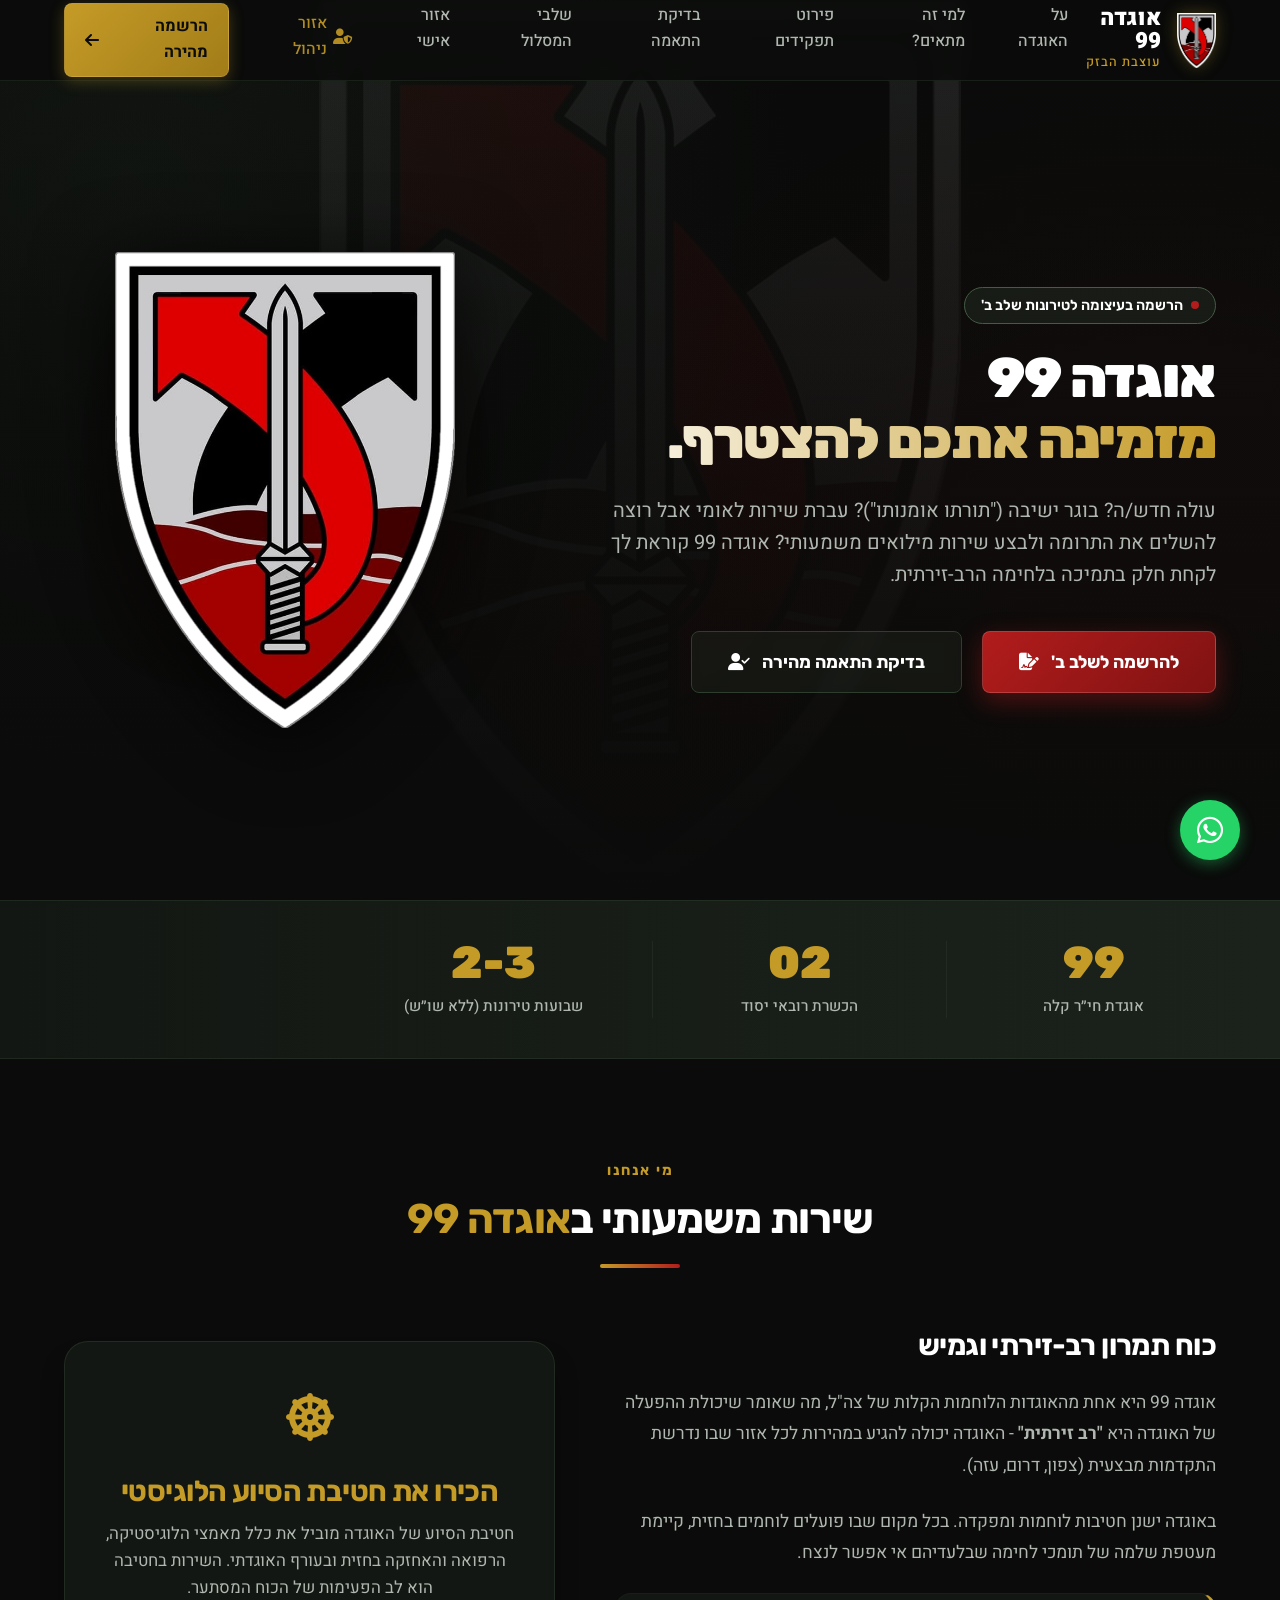
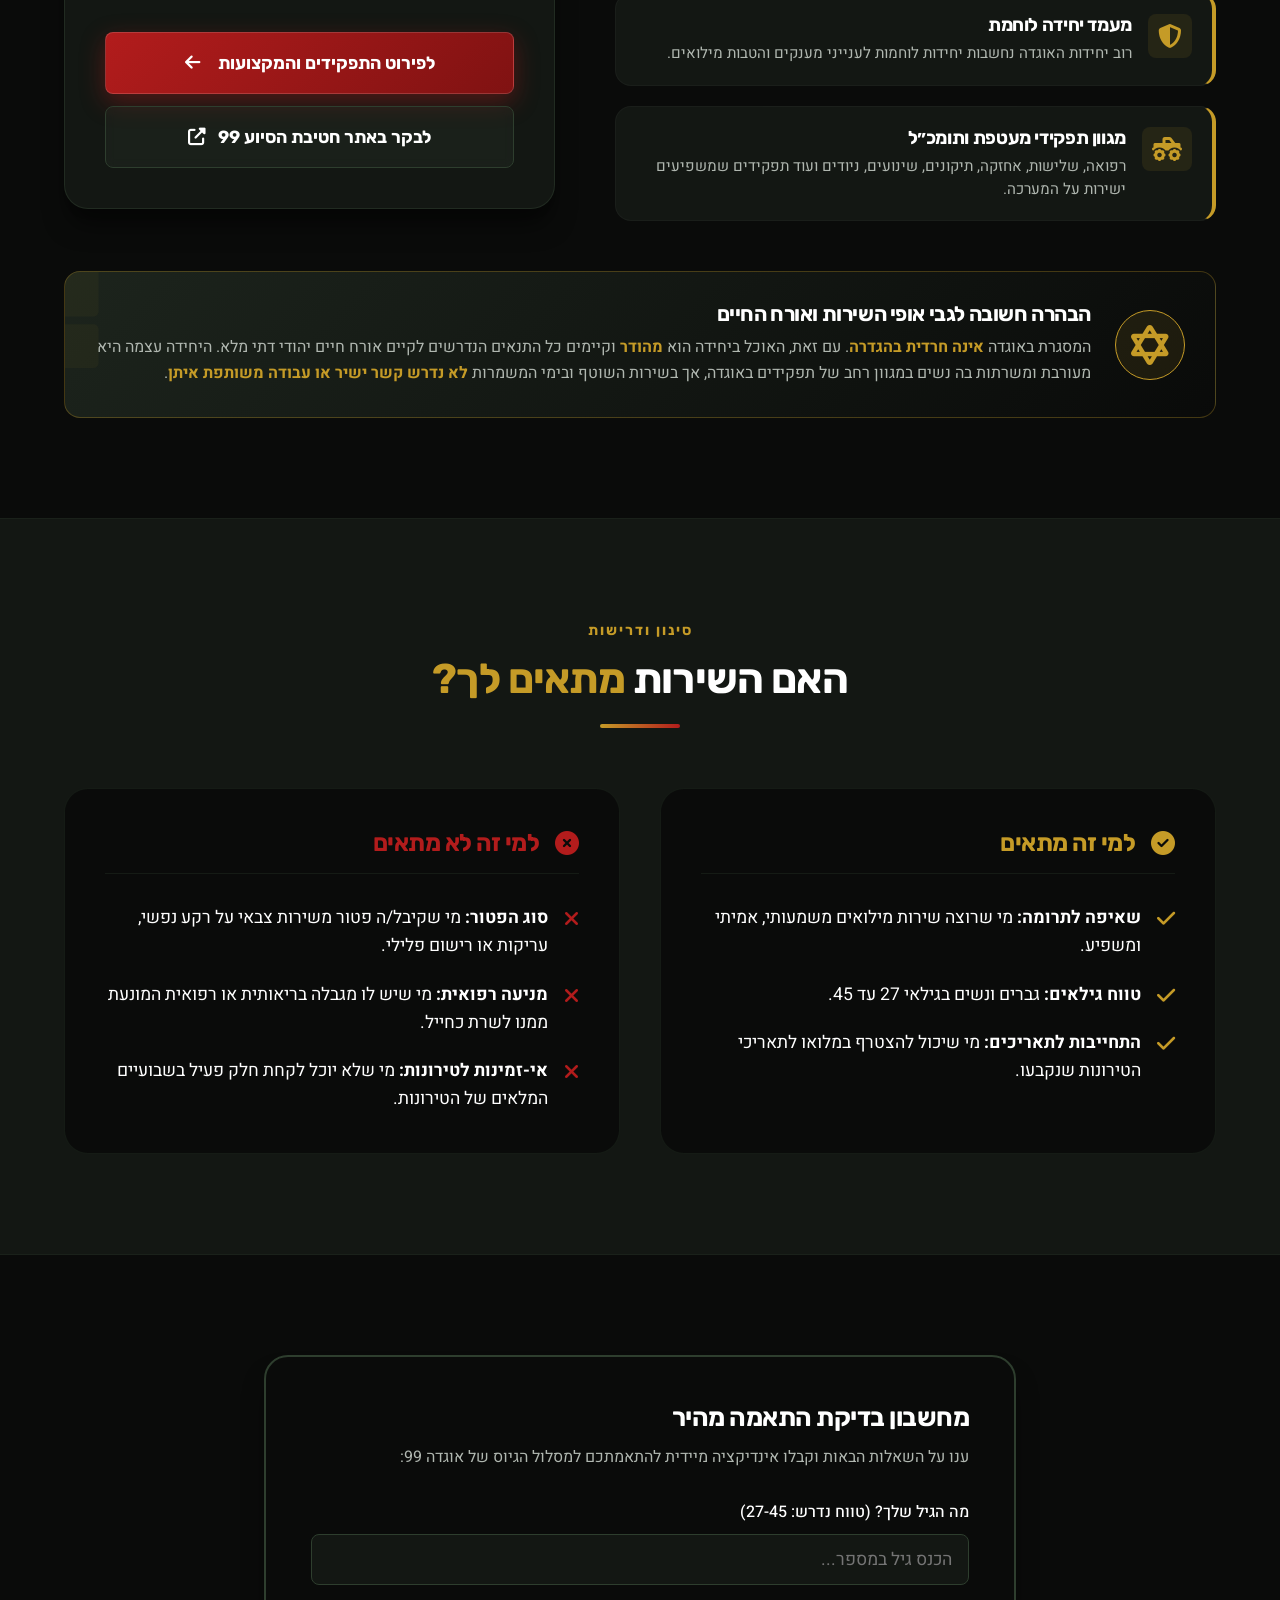
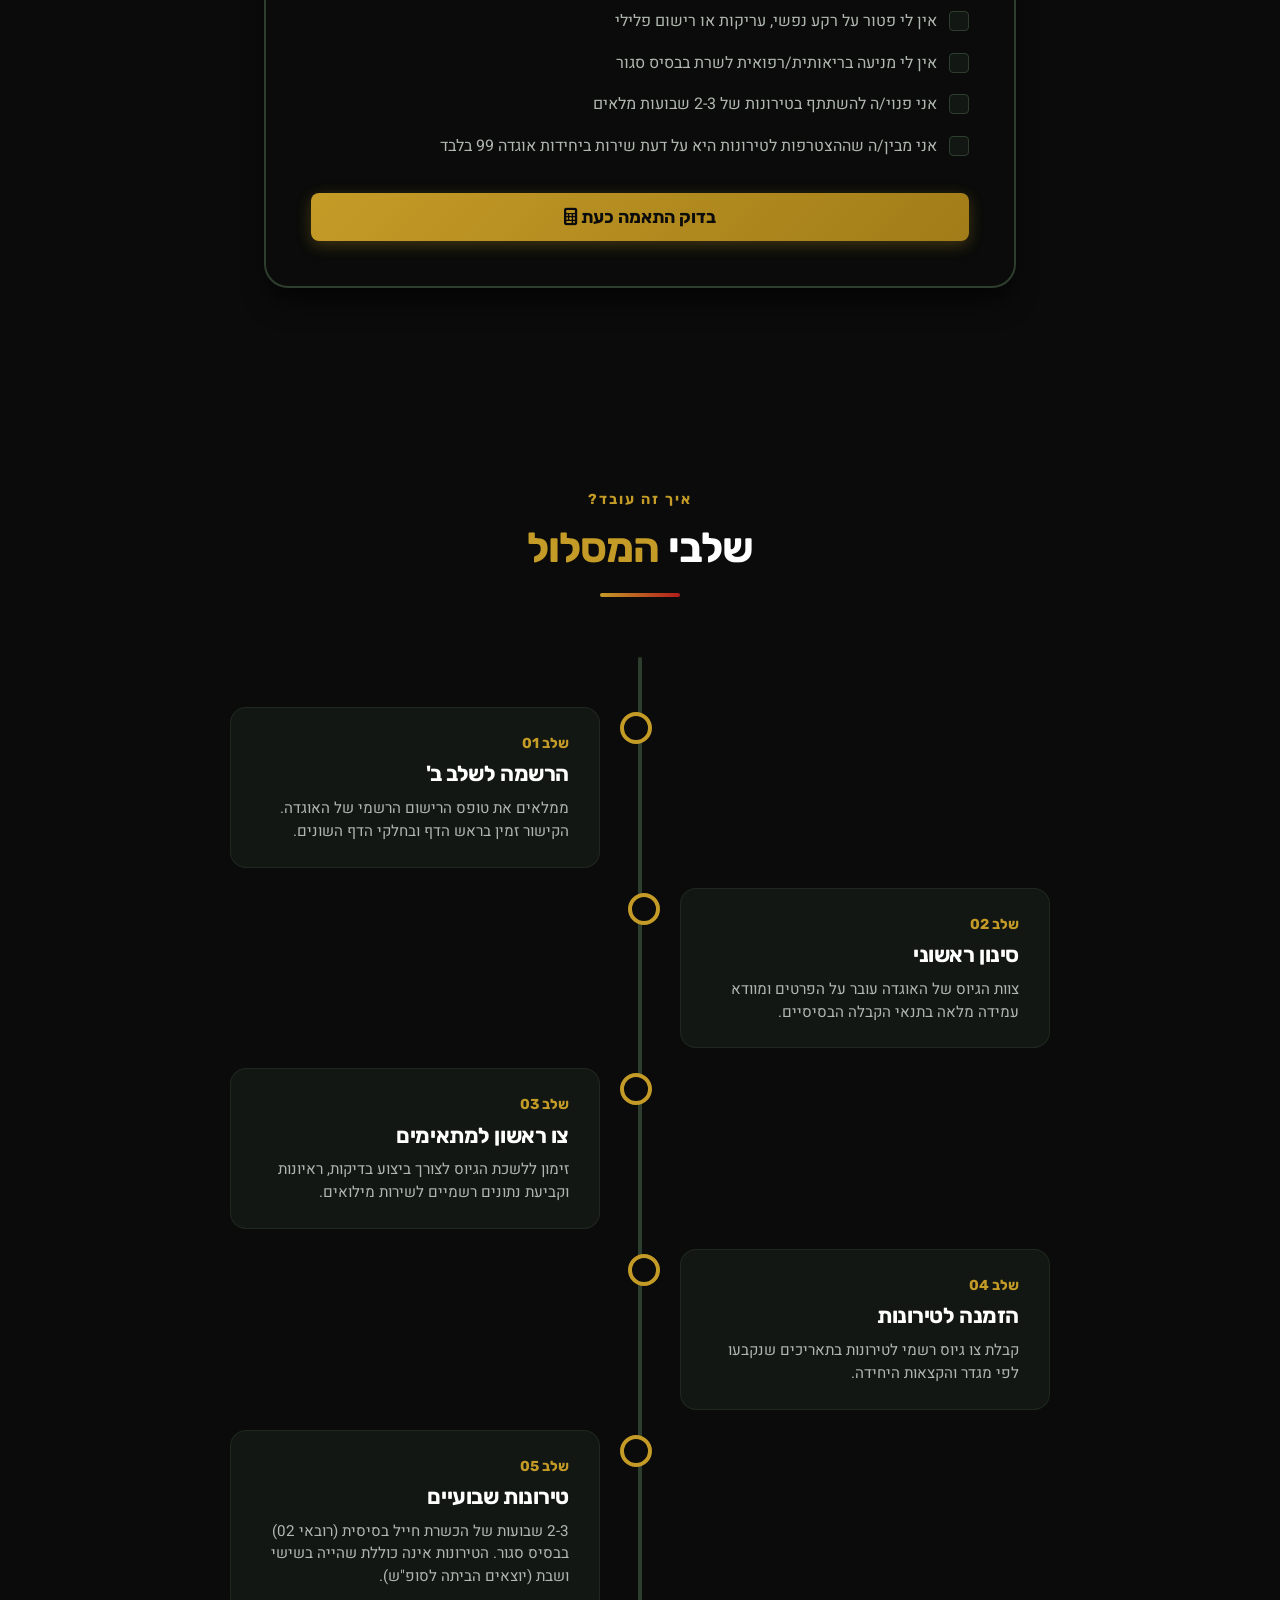
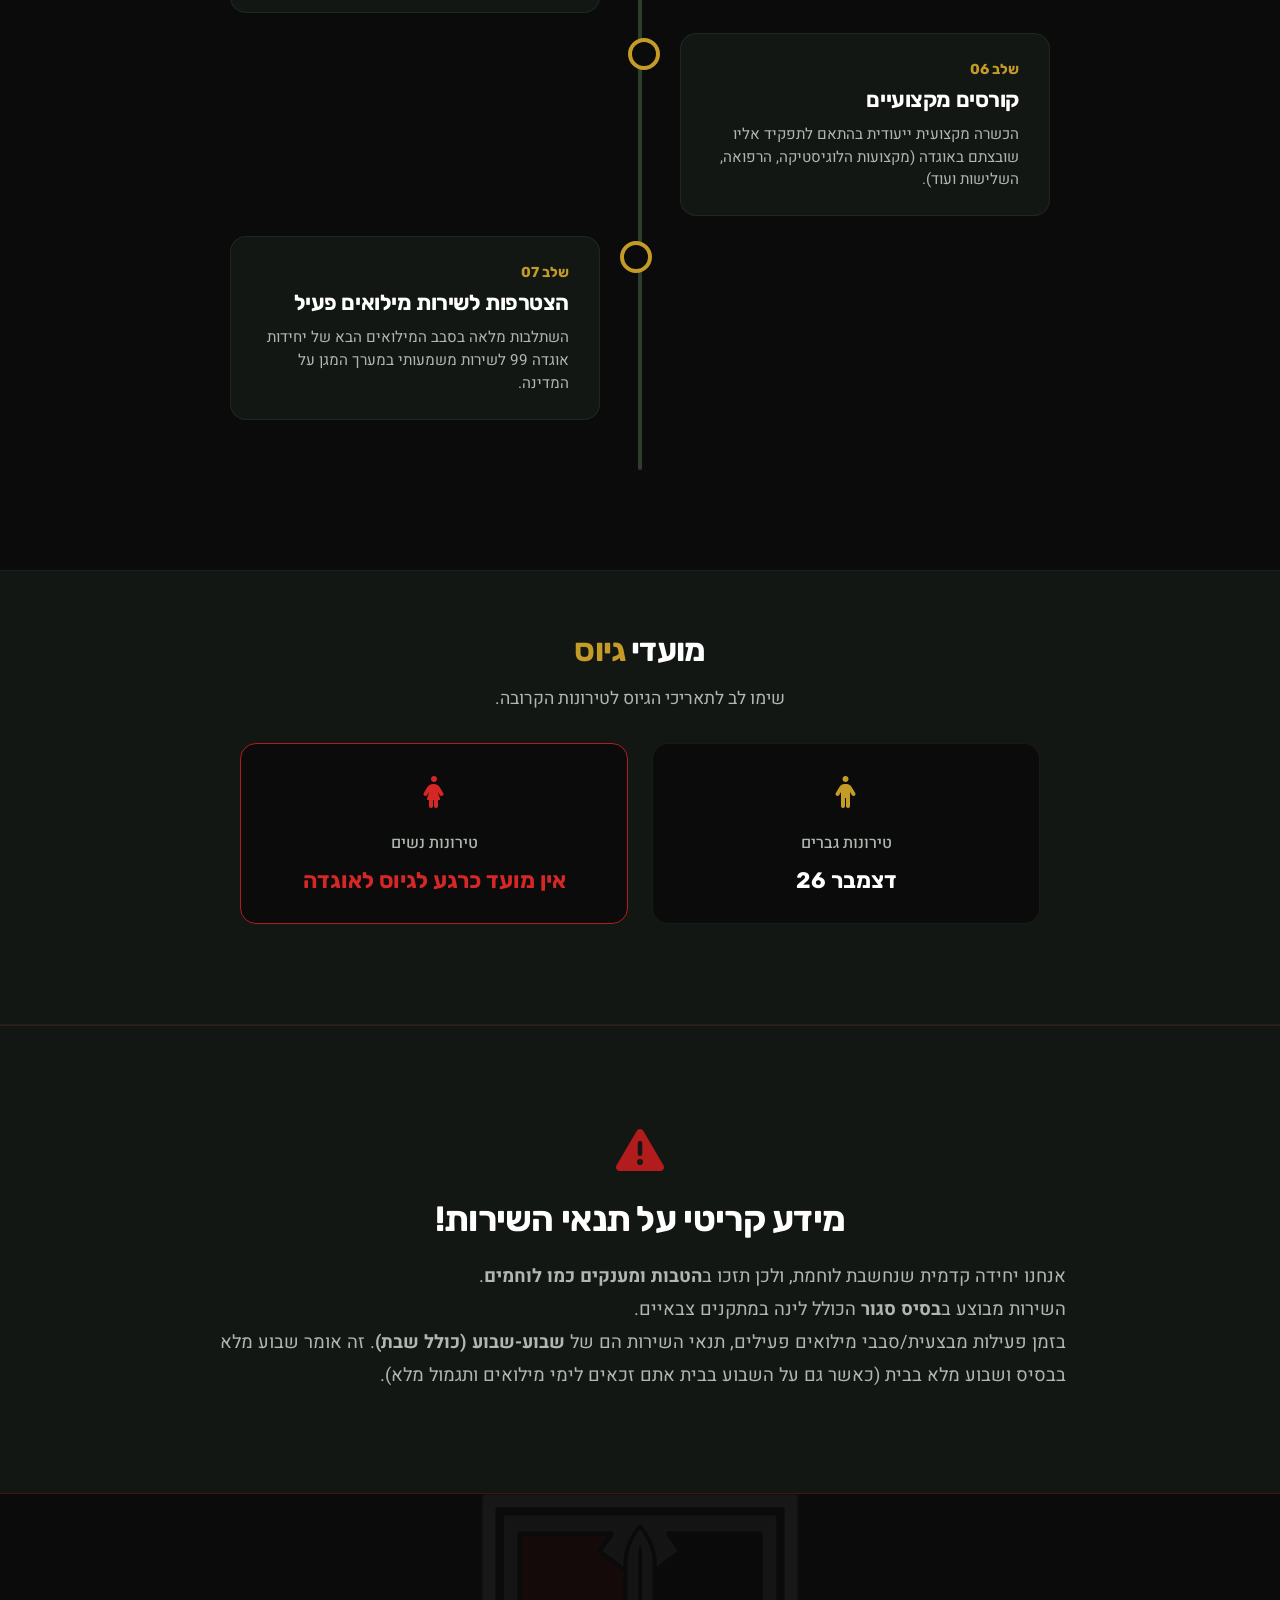
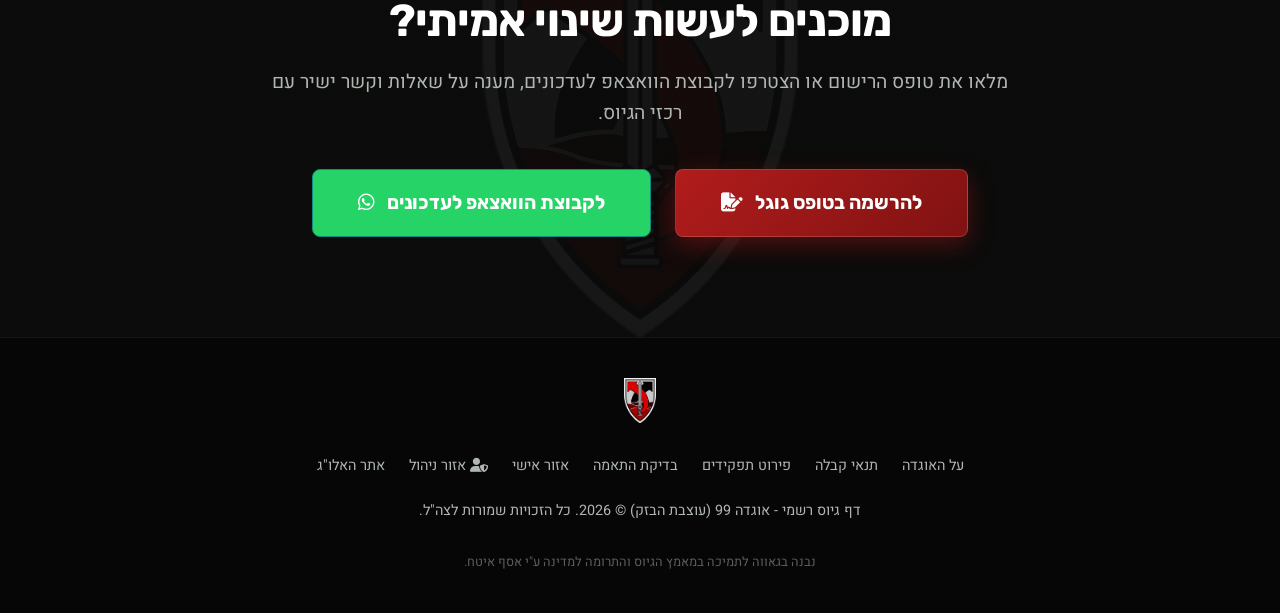
<file: index.html>
<!DOCTYPE html>
<html lang="he" dir="rtl">

<head>
  <meta charset="UTF-8">
  <meta name="viewport" content="width=device-width, initial-scale=1.0">
  <title>הצטרפו לאוגדה 99 | גיוס שלב ב' ומילואים משמעותיים</title>

  <!-- SEO Meta Tags -->
  <meta name="description"
    content="אוגדה 99 (עוצבת הבזק) מזמינה עולים חדשים, בוגרי ישיבות ואנשי שירות לאומי לשירות מילואים משמעותי ותורם. הצטרפו לטירונות שלב ב' והשתלבו במערך הלוגיסטי ביחידות הקדמיות.">
  <meta name="keywords"
    content="אוגדה 99, גיוס שלב ב, עוצבת הבזק, מילואים, שלב ב, אלוג 99, אגד לוגיסטי, גיוס מילואים, בוגרי ישיבות, עולים חדשים">
  <meta name="author" content="אוגדה 99 - צה״ל">

  <!-- Open Graph / Facebook -->
  <meta property="og:type" content="website">
  <meta property="og:title" content="הצטרפו לאוגדה 99 | גיוס שלב ב' ומילואים">
  <meta property="og:description"
    content="עולה חדש/ה? בוגר ישיבה? שירות מילואים משמעותי באחת האוגדות הלוחמות והרב-זירתיות המובילות בצה״ל.">
  <meta property="og:image" content="logo.png">

  <!-- CSS Stylesheets -->
  <link rel="stylesheet" href="style.css">

  <!-- FontAwesome Icons for modern tactical graphics -->
  <link rel="stylesheet" href="https://cdnjs.cloudflare.com/ajax/libs/font-awesome/6.4.0/css/all.min.css">

  <!-- Logo Favicon -->
  <link rel="icon" type="image/png" href="logo.png">
</head>

<body>

  <!-- Floating WhatsApp Widget -->
  <a href="https://chat.whatsapp.com/LMHQzzmi4phFQtlLQSLyyt" class="whatsapp-float" target="_blank"
    title="הצטרפו לקבוצת הוואצאפ" id="whatsapp-floating-btn">
    <i class="fab fa-whatsapp"></i>
  </a>


  <!-- Header & Navigation -->
  <header id="header">
    <div class="container nav-container">
      <div class="logo-wrapper">
        <img src="logo.png" alt="לוגו אוגדה 99" class="logo-img">
        <div class="logo-text">
          <span class="logo-title">אוגדה 99</span>
          <span class="logo-subtitle">עוצבת הבזק</span>
        </div>
      </div>

      <button class="nav-toggle" id="nav-toggle" aria-label="תפריט ניווט">
        <span></span>
        <span></span>
        <span></span>
      </button>

      <ul class="nav-menu" id="nav-menu">
        <li><a href="#about" class="nav-link">על האוגדה</a></li>
        <li><a href="#eligibility" class="nav-link">למי זה מתאים?</a></li>
        <li><a href="roles.html" class="nav-link">פירוט תפקידים</a></li>
        <li><a href="#checker" class="nav-link">בדיקת התאמה</a></li>
        <li><a href="#timeline" class="nav-link">שלבי המסלול</a></li>
        <li><a href="personal.html" class="nav-link">אזור אישי</a></li>
        <li><a href="manage.html" class="nav-link nav-admin-link" title="אזור ניהול"><i class="fas fa-user-shield"></i>
            אזור ניהול</a></li>
        <li><a href="https://docs.google.com/forms/d/1YCV9Hp1XuppwhIbYarB6UV4nIiXpUxnxAxlByIyOrrk/viewform"
            target="_blank" class="nav-cta" id="nav-cta-btn">הרשמה מהירה <i class="fas fa-arrow-left"
              style="margin-right: 8px;"></i></a></li>
      </ul>
    </div>
  </header>

  <!-- Hero Section -->
  <section class="hero" id="hero">
    <div class="container hero-grid">
      <div class="hero-content">
        <div class="badge">
          <span class="badge-dot"></span>
          <span>הרשמה בעיצומה לטירונות שלב ב'</span>
        </div>
        <h1 class="hero-title">
          אוגדה 99 <span>מזמינה אתכם להצטרף.</span>
        </h1>
        <p class="hero-description">
          עולה חדש/ה? בוגר ישיבה ("תורתו אומנותו")? עברת שירות לאומי אבל רוצה להשלים את התרומה ולבצע שירות מילואים
          משמעותי? אוגדה 99 קוראת לך לקחת חלק בתמיכה בלחימה הרב-זירתית.
        </p>
        <div class="hero-ctas">
          <a href="https://docs.google.com/forms/d/1YCV9Hp1XuppwhIbYarB6UV4nIiXpUxnxAxlByIyOrrk/viewform"
            target="_blank" class="btn btn-primary" id="hero-submit-btn">
            להרשמה לשלב ב' <i class="fas fa-file-signature"></i>
          </a>
          <a href="#checker" class="btn btn-secondary" id="hero-check-btn">
            בדיקת התאמה מהירה <i class="fas fa-user-check"></i>
          </a>
        </div>
      </div>
      <div class="hero-visual">
        <div class="hero-shield-glow"></div>
        <img src="logo.png" alt="סמל אוגדה 99" class="hero-logo">
      </div>
    </div>
  </section>

  <!-- Stats Ribbon -->
  <section class="stats-ribbon">
    <div class="container stats-grid">
      <div class="stat-card">
        <div class="stat-number">99</div>
        <div class="stat-label">אוגדת חי״ר קלה</div>
      </div>
      <div class="stat-card">
        <div class="stat-number">02</div>
        <div class="stat-label">הכשרת רובאי יסוד</div>
      </div>
      <div class="stat-card">
        <div class="stat-number">2-3</div>
        <div class="stat-label">שבועות טירונות (ללא שו״ש)</div>
      </div>
    </div>
  </section>

  <!-- About Section -->
  <section class="about section" id="about">
    <div class="container">
      <div class="section-title-wrapper">
        <span class="section-subtitle">מי אנחנו</span>
        <h2 class="section-title">שירות משמעותי ב<span>אוגדה 99</span></h2>
        <div class="section-title-line"></div>
      </div>

      <div class="about-grid">
        <div class="about-text">
          <h3>כוח תמרון רב-זירתי וגמיש</h3>
          <p>
            אוגדה 99 היא אחת מהאוגדות הלוחמות הקלות של צה"ל, מה שאומר שיכולת ההפעלה של האוגדה היא <strong>"רב
              זירתית"</strong> - האוגדה יכולה להגיע במהירות לכל אזור שבו נדרשת התקדמות מבצעית (צפון, דרום, עזה).
          </p>
          <p>
            באוגדה ישנן חטיבות לוחמות ומפקדה. בכל מקום שבו פועלים לוחמים בחזית, קיימת מעטפת שלמה של תומכי לחימה שבלעדיהם
            אי אפשר לנצח.
          </p>

          <div class="about-features">
            <div class="about-feature-item">
              <div class="feature-icon-wrapper">
                <i class="fas fa-shield-halved"></i>
              </div>
              <div class="feature-text">
                <h4>מעמד יחידה לוחמת</h4>
                <p>רוב יחידות האוגדה נחשבות יחידות לוחמות לענייני מענקים והטבות מילואים.</p>
              </div>
            </div>

            <div class="about-feature-item">
              <div class="feature-icon-wrapper">
                <i class="fas fa-truck-monster"></i>
              </div>
              <div class="feature-text">
                <h4>מגוון תפקידי מעטפת ותומכ״ל</h4>
                <p>רפואה, שלישות, אחזקה, תיקונים, שינועים, ניודים ועוד תפקידים שמשפיעים ישירות על המערכה.</p>
              </div>
            </div>
          </div>
        </div>

        <div class="about-visual">
          <div class="alog-card">
            <span class="alog-badge"><i class="fas fa-dharmachakra" style="color: var(--color-gold);"></i></span>
            <h3>הכירו את חטיבת הסיוע הלוגיסטי</h3>
            <p>
              חטיבת הסיוע של האוגדה מוביל את כלל מאמצי הלוגיסטיקה, הרפואה והאחזקה בחזית ובעורף האוגדתי.
              השירות בחטיבה הוא לב הפעימות של הכוח המסתער.
            </p>
            <a href="roles.html" class="btn btn-primary" style="width: 100%; margin-bottom: 12px;" id="roles-link-btn">
              לפירוט התפקידים והמקצועות <i class="fas fa-arrow-left" style="margin-right: 6px;"></i>
            </a>
            <a href="https://www.alog99.com/" target="_blank" class="btn btn-secondary" style="width: 100%;"
              id="alog-link-btn">
              לבקר באתר חטיבת הסיוע 99 <i class="fas fa-external-link-alt"></i>
            </a>
          </div>
        </div>
      </div>

      <!-- Service Conditions Highlight Banner -->
      <div class="service-info-banner" id="conditions">
        <div class="service-info-grid">
          <div class="service-info-icon">
            <i class="fas fa-star-of-david"></i>
          </div>
          <div class="service-info-text">
            <h4>הבהרה חשובה לגבי אופי השירות ואורח החיים</h4>
            <p>
              המסגרת באוגדה <strong>אינה חרדית בהגדרה</strong>. עם זאת, האוכל ביחידה הוא <strong>מהודר</strong> וקיימים
              כל התנאים הנדרשים לקיים אורח חיים יהודי דתי מלא.
              היחידה עצמה היא מעורבת ומשרתות בה נשים במגוון רחב של תפקידים באוגדה, אך בשירות השוטף ובימי המשמרות
              <strong>לא נדרש קשר ישיר או עבודה משותפת איתן</strong>.
            </p>
          </div>
        </div>
      </div>

    </div>
  </section>

  <!-- Eligibility Criteria Section -->
  <section class="eligibility section" id="eligibility">
    <div class="container">
      <div class="section-title-wrapper">
        <span class="section-subtitle">סינון ודרישות</span>
        <h2 class="section-title">האם השירות <span>מתאים לך?</span></h2>
        <div class="section-title-line"></div>
      </div>

      <div class="eligibility-grid">
        <!-- Fit Box -->
        <div class="criteria-box fit">
          <h3 class="criteria-title fit">
            <i class="fas fa-check-circle"></i> למי זה מתאים
          </h3>
          <ul class="criteria-list">
            <li class="criteria-item">
              <span class="criteria-icon"><i class="fas fa-check"></i></span>
              <div>
                <strong>שאיפה לתרומה:</strong> מי שרוצה שירות מילואים משמעותי, אמיתי ומשפיע.
              </div>
            </li>
            <li class="criteria-item">
              <span class="criteria-icon"><i class="fas fa-check"></i></span>
              <div>
                <strong>טווח גילאים:</strong> גברים ונשים בגילאי 27 עד 45.
              </div>
            </li>
            <li class="criteria-item">
              <span class="criteria-icon"><i class="fas fa-check"></i></span>
              <div>
                <strong>התחייבות לתאריכים:</strong> מי שיכול להצטרף במלואו לתאריכי הטירונות שנקבעו.
              </div>
            </li>
          </ul>
        </div>

        <!-- Unfit Box -->
        <div class="criteria-box unfit">
          <h3 class="criteria-title unfit">
            <i class="fas fa-times-circle"></i> למי זה לא מתאים
          </h3>
          <ul class="criteria-list">
            <li class="criteria-item">
              <span class="criteria-icon"><i class="fas fa-times"></i></span>
              <div>
                <strong>סוג הפטור:</strong> מי שקיבל/ה פטור משירות צבאי על רקע נפשי, עריקות או רישום פלילי.
              </div>
            </li>
            <li class="criteria-item">
              <span class="criteria-icon"><i class="fas fa-times"></i></span>
              <div>
                <strong>מניעה רפואית:</strong> מי שיש לו מגבלה בריאותית או רפואית המונעת ממנו לשרת כחייל.
              </div>
            </li>
            <li class="criteria-item">
              <span class="criteria-icon"><i class="fas fa-times"></i></span>
              <div>
                <strong>אי-זמינות לטירונות:</strong> מי שלא יוכל לקחת חלק פעיל בשבועיים המלאים של הטירונות.
              </div>
            </li>
          </ul>
        </div>
      </div>
    </div>
  </section>

  <!-- Interactive Checker Section -->
  <section class="section" id="checker">
    <div class="container" style="max-width: 800px;">
      <div class="checker-box" id="eligibility-checker">
        <h3 class="checker-title">מחשבון בדיקת התאמה מהיר</h3>
        <p class="checker-intro text-muted">ענו על השאלות הבאות וקבלו אינדיקציה מיידית להתאמתכם למסלול הגיוס של אוגדה
          99:</p>

        <form class="checker-form" id="checker-form" onsubmit="event.preventDefault();">
          <div class="form-group">
            <label for="user-age" class="form-label">מה הגיל שלך? (טווח נדרש: 27-45)</label>
            <input type="number" id="user-age" class="form-input-number" min="18" max="70"
              placeholder="הכנס גיל במספר..." required>
          </div>

          <div class="checkbox-group">
            <label class="checkbox-label">
              <input type="checkbox" id="check-mental-exemption">
              <span class="checkbox-custom"></span>
              <span>אין לי פטור על רקע נפשי, עריקות או רישום פלילי</span>
            </label>

            <label class="checkbox-label">
              <input type="checkbox" id="check-health">
              <span class="checkbox-custom"></span>
              <span>אין לי מניעה בריאותית/רפואית לשרת בבסיס סגור</span>
            </label>

            <label class="checkbox-label">
              <input type="checkbox" id="check-dates">
              <span class="checkbox-custom"></span>
              <span>אני פנוי/ה להשתתף בטירונות של 2-3 שבועות מלאים</span>
            </label>

            <label class="checkbox-label">
              <input type="checkbox" id="check-loyalty">
              <span class="checkbox-custom"></span>
              <span>אני מבין/ה שההצטרפות לטירונות היא על דעת שירות ביחידות אוגדה 99 בלבד</span>
            </label>
          </div>

          <button type="submit" class="checker-btn" id="checker-submit-btn">בדוק התאמה כעת <i
              class="fas fa-calculator"></i></button>
        </form>

        <!-- Results Blocks -->
        <div class="checker-result eligible" id="result-eligible">
          <div class="result-title"><i class="fas fa-trophy" style="color: var(--color-gold); margin-left: 8px;"></i>
            נמצאת מתאים/ה עקרונית!</div>
          <p class="result-desc">על פי הנתונים שהזנת, הנך עומד/ת בתנאי הסף הראשוניים של אוגדה 99. אנו מזמינים אותך להגיש
            מועמדות רשמית בטופס הרישום.</p>
          <a href="https://docs.google.com/forms/d/1YCV9Hp1XuppwhIbYarB6UV4nIiXpUxnxAxlByIyOrrk/viewform"
            target="_blank" class="result-cta">להרשמה בטופס גוגל <i class="fas fa-external-link-alt"
              style="margin-right: 6px;"></i></a>
        </div>

        <div class="checker-result not-eligible" id="result-not-eligible">
          <div class="result-title"><i class="fas fa-exclamation-triangle"
              style="color: var(--color-red); margin-left: 8px;"></i> אי התאמה לתנאי הסף</div>
          <p class="result-desc" id="not-eligible-reason">לצעירנו, אחד או יותר מהנתונים שהזנת אינו תואם את דרישות הסף של
            אוגדה 99 למסלול זה.</p>
        </div>
      </div>
    </div>
  </section>

  <!-- Timeline Section -->
  <section class="timeline-section section" id="timeline">
    <div class="container">
      <div class="section-title-wrapper">
        <span class="section-subtitle">איך זה עובד?</span>
        <h2 class="section-title">שלבי <span>המסלול</span></h2>
        <div class="section-title-line"></div>
      </div>

      <div class="timeline">
        <!-- Step 1 -->
        <div class="timeline-container right">
          <div class="timeline-content">
            <div class="timeline-step">שלב 01</div>
            <h3>הרשמה לשלב ב'</h3>
            <p>ממלאים את טופס הרישום הרשמי של האוגדה. הקישור זמין בראש הדף ובחלקי הדף השונים.</p>
          </div>
        </div>

        <!-- Step 2 -->
        <div class="timeline-container left">
          <div class="timeline-content">
            <div class="timeline-step">שלב 02</div>
            <h3>סינון ראשוני</h3>
            <p>צוות הגיוס של האוגדה עובר על הפרטים ומוודא עמידה מלאה בתנאי הקבלה הבסיסיים.</p>
          </div>
        </div>

        <!-- Step 3 -->
        <div class="timeline-container right">
          <div class="timeline-content">
            <div class="timeline-step">שלב 03</div>
            <h3>צו ראשון למתאימים</h3>
            <p>זימון ללשכת הגיוס לצורך ביצוע בדיקות, ראיונות וקביעת נתונים רשמיים לשירות מילואים.</p>
          </div>
        </div>

        <!-- Step 4 -->
        <div class="timeline-container left">
          <div class="timeline-content">
            <div class="timeline-step">שלב 04</div>
            <h3>הזמנה לטירונות</h3>
            <p>קבלת צו גיוס רשמי לטירונות בתאריכים שנקבעו לפי מגדר והקצאות היחידה.</p>
          </div>
        </div>

        <!-- Step 5 -->
        <div class="timeline-container right">
          <div class="timeline-content">
            <div class="timeline-step">שלב 05</div>
            <h3>טירונות שבועיים</h3>
            <p>2-3 שבועות של הכשרת חייל בסיסית (רובאי 02) בבסיס סגור. הטירונות אינה כוללת שהייה בשישי ושבת (יוצאים הביתה
              לסופ"ש).</p>
          </div>
        </div>

        <!-- Step 6 -->
        <div class="timeline-container left">
          <div class="timeline-content">
            <div class="timeline-step">שלב 06</div>
            <h3>קורסים מקצועיים</h3>
            <p>הכשרה מקצועית ייעודית בהתאם לתפקיד אליו שובצתם באוגדה (מקצועות הלוגיסטיקה, הרפואה, השלישות ועוד).</p>
          </div>
        </div>

        <!-- Step 7 -->
        <div class="timeline-container right">
          <div class="timeline-content">
            <div class="timeline-step">שלב 07</div>
            <h3>הצטרפות לשירות מילואים פעיל</h3>
            <p>השתלבות מלאה בסבב המילואים הבא של יחידות אוגדה 99 לשירות משמעותי במערך המגן על המדינה.</p>
          </div>
        </div>
      </div>
    </div>
  </section>

  <!-- Action Info Block -->
  <section class="action-info">
    <div class="container">
      <div class="action-card">
        <h2 class="action-title">מועדי <span>גיוס</span></h2>
        <p class="action-desc">שימו לב לתאריכי הגיוס לטירונות הקרובה.</p>

        <div class="dates-grid">
          <div class="date-box">
            <span class="date-icon"><i class="fas fa-person" style="color: var(--color-gold);"></i></span>
            <div class="date-title">טירונות גברים</div>
            <div class="date-value">דצמבר 26</div>
          </div>

          <div class="date-box highlight">
            <span class="date-icon"><i class="fas fa-person-dress" style="color: var(--color-red-hover);"></i></span>
            <div class="date-title">טירונות נשים</div>
            <div class="date-value"> אין מועד כרגע לגיוס לאוגדה</div>
          </div>
        </div>
      </div>
    </div>
  </section>

  <!-- Critical Banner -->
  <section class="section"
    style="background-color: var(--bg-secondary); border-top: 1px solid rgba(178,28,28,0.25); border-bottom: 1px solid rgba(178,28,28,0.25);">
    <div class="container" style="max-width: 900px; text-align: center;">
      <i class="fas fa-exclamation-triangle" style="font-size: 3rem; color: var(--color-red); margin-bottom: 24px;"></i>
      <h2 style="font-size: 2.2rem; color: var(--text-primary); margin-bottom: 20px; font-family: var(--font-display);">
        מידע קריטי על תנאי השירות!</h2>
      <p style="font-size: 1.15rem; color: var(--text-muted); line-height: 1.8; text-align: right; margin-bottom: 0;">
        אנחנו יחידה קדמית שנחשבת לוחמת, ולכן תזכו ב<strong>הטבות ומענקים כמו לוחמים</strong>. <br>
        השירות מבוצע ב<strong>בסיס סגור</strong> הכולל לינה במתקנים צבאיים.<br>
        בזמן פעילות מבצעית/סבבי מילואים פעילים, תנאי השירות הם של <strong>שבוע-שבוע (כולל שבת)</strong>. זה אומר שבוע
        מלא בבסיס ושבוע מלא בבית (כאשר גם על השבוע בבית אתם זכאים לימי מילואים ותגמול מלא).
      </p>
    </div>
  </section>

  <!-- Final CTA Section -->
  <section class="cta-section" id="register">
    <div class="container">
      <div class="cta-box">
        <h2>מוכנים לעשות שינוי אמיתי?</h2>
        <p>מלאו את טופס הרישום או הצטרפו לקבוצת הוואצאפ לעדכונים, מענה על שאלות וקשר ישיר עם רכזי הגיוס.</p>
        <div class="cta-buttons">
          <a href="https://docs.google.com/forms/d/1YCV9Hp1XuppwhIbYarB6UV4nIiXpUxnxAxlByIyOrrk/viewform"
            target="_blank" class="btn btn-primary" style="font-size: 1.2rem; padding: 18px 45px;"
            id="final-submit-btn">
            להרשמה בטופס גוגל <i class="fas fa-file-signature"></i>
          </a>
          <a href="https://chat.whatsapp.com/LMHQzzmi4phFQtlLQSLyyt" target="_blank" class="btn btn-secondary"
            style="font-size: 1.2rem; padding: 18px 45px; background-color: #25d366; border-color: #128c7e;"
            id="final-whatsapp-btn">
            לקבוצת הוואצאפ לעדכונים <i class="fab fa-whatsapp"></i>
          </a>
        </div>
      </div>
    </div>
  </section>

  <!-- Footer -->
  <footer>
    <div class="container footer-content">
      <img src="logo.png" alt="לוגו אוגדה 99" class="footer-logo">
      <ul class="footer-links">
        <li><a href="#about" class="footer-link">על האוגדה</a></li>
        <li><a href="#eligibility" class="footer-link">תנאי קבלה</a></li>
        <li><a href="roles.html" class="footer-link">פירוט תפקידים</a></li>
        <li><a href="#checker" class="footer-link">בדיקת התאמה</a></li>
        <li><a href="personal.html" class="footer-link">אזור אישי</a></li>
        <li><a href="manage.html" class="footer-link"><i class="fas fa-user-shield"></i> אזור ניהול</a></li>
        <li><a href="https://www.alog99.com/" target="_blank" class="footer-link">אתר האלו"ג</a></li>
      </ul>
      <div class="footer-text">
        דף גיוס רשמי - אוגדה 99 (עוצבת הבזק) &copy; 2026. כל הזכויות שמורות לצה"ל.
      </div>
      <div class="footer-copyright">
        נבנה בגאווה לתמיכה במאמץ הגיוס והתרומה למדינה ע"י אסף איטח.
      </div>
    </div>
  </footer>

  <!-- Scripts -->
  <script src="app.js"></script>
</body>

</html>
</file>
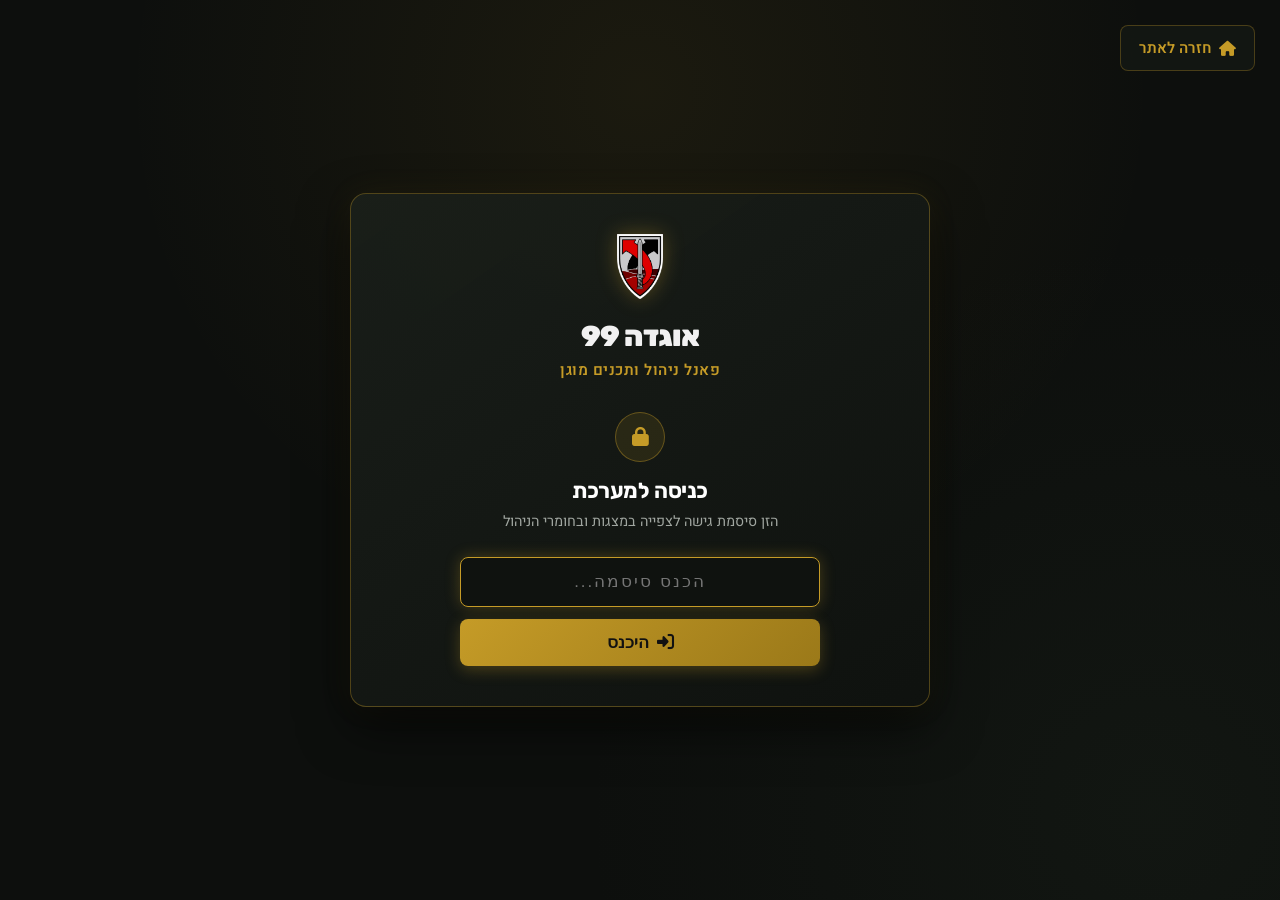
<file: manage.html>
<!DOCTYPE html>
<html lang="he" dir="rtl">
<head>
  <meta charset="UTF-8">
  <meta name="viewport" content="width=device-width, initial-scale=1.0">
  <title>אזור ניהול - אוגדה 99</title>
  
  <!-- CSS Stylesheets -->
  <link rel="stylesheet" href="style.css"> 
  <link rel="stylesheet" href="manage.css">
  
  <!-- FontAwesome Icons -->
  <link rel="stylesheet" href="https://cdnjs.cloudflare.com/ajax/libs/font-awesome/6.4.0/css/all.min.css">
  
  <!-- Logo Favicon -->
  <link rel="icon" type="image/png" href="logo.png">
</head>
<body>

  <!-- Floating Home Link -->
  <a href="index.html" class="manage-home-float" title="חזרה לדף הבית">
    <i class="fas fa-home"></i> חזרה לאתר
  </a>

  <div class="manage-wrapper">
    <div class="manage-header-logo">
      <img src="logo.png" alt="לוגו אוגדה 99" class="manage-logo">
      <h1>אוגדה 99</h1>
      <p class="manage-subtitle">פאנל ניהול ותכנים מוגן</p>
    </div>

    <!-- אזור התחברות -->
    <div id="login-section">
      <div class="auth-icon-badge">
        <i class="fas fa-lock"></i>
      </div>
      <h2>כניסה למערכת</h2>
      <p class="auth-instructions">הזן סיסמת גישה לצפייה במצגות ובחומרי הניהול</p>
      
      <div class="input-group">
        <input type="password" id="password-input" placeholder="הכנס סיסמה..." autocomplete="current-password">
        <button onclick="checkPassword()" id="login-btn">
          <i class="fas fa-sign-in-alt"></i> היכנס
        </button>
      </div>
      <p id="error-msg" class="error-text" style="display: none;">
        <i class="fas fa-exclamation-triangle"></i> סיסמה שגויה, נסה שוב.
      </p>
    </div>

    <!-- אזור התוכן (מוסתר כברירת מחדל) -->
    <div id="content-section" style="display: none;">
      <div class="admin-welcome-bar">
        <span class="admin-badge"><i class="fas fa-user-shield"></i> מחובר כמנהל</span>
        <button class="logout-btn" onclick="logout()">
          <i class="fas fa-sign-out-alt"></i> התנתק
        </button>
      </div>

      <h2 class="section-heading"><i class="fas fa-layer-group"></i> מצגות וחומרי הדרכה</h2>
      
      <ul class="admin-links">
        <li>
          <a href="preperationForDraft.html" target="_blank" class="admin-link-card featured">
            <div class="link-icon"><i class="fas fa-chalkboard-teacher"></i></div>
            <div class="link-details">
              <strong>מצגת כנס מתגייסים (הכנה לגיוס)</strong>
              <span>מצגת אינטראקטיבית לכנס ההסברה שלב ב'</span>
            </div>
            <div class="link-arrow"><i class="fas fa-arrow-left"></i></div>
          </a>
        </li>
        <li>
          <a href="roles.html" target="_blank" class="admin-link-card">
            <div class="link-icon"><i class="fas fa-id-card"></i></div>
            <div class="link-details">
              <strong>פירוט תפקידי שלב ב'</strong>
              <span>דף התפקידים והתקנים הפתוחים</span>
            </div>
            <div class="link-arrow"><i class="fas fa-arrow-left"></i></div>
          </a>
        </li>
        <li>
          <a href="personal.html" target="_blank" class="admin-link-card">
            <div class="link-icon"><i class="fas fa-user-check"></i></div>
            <div class="link-details">
              <strong>בדיקת סטטוס מועמדים (אזור אישי)</strong>
              <span>צפייה בממשק המעקב האישי של המועמדים</span>
            </div>
            <div class="link-arrow"><i class="fas fa-arrow-left"></i></div>
          </a>
        </li>
      </ul>

      <div class="admin-footer-actions">
        <a href="index.html" class="btn-back-home">
          <i class="fas fa-arrow-right"></i> חזרה לדף הבית של האוגדה
        </a>
      </div>
    </div>

  </div>

  <script src="manage.js"></script>
</body>
</html>
</file>
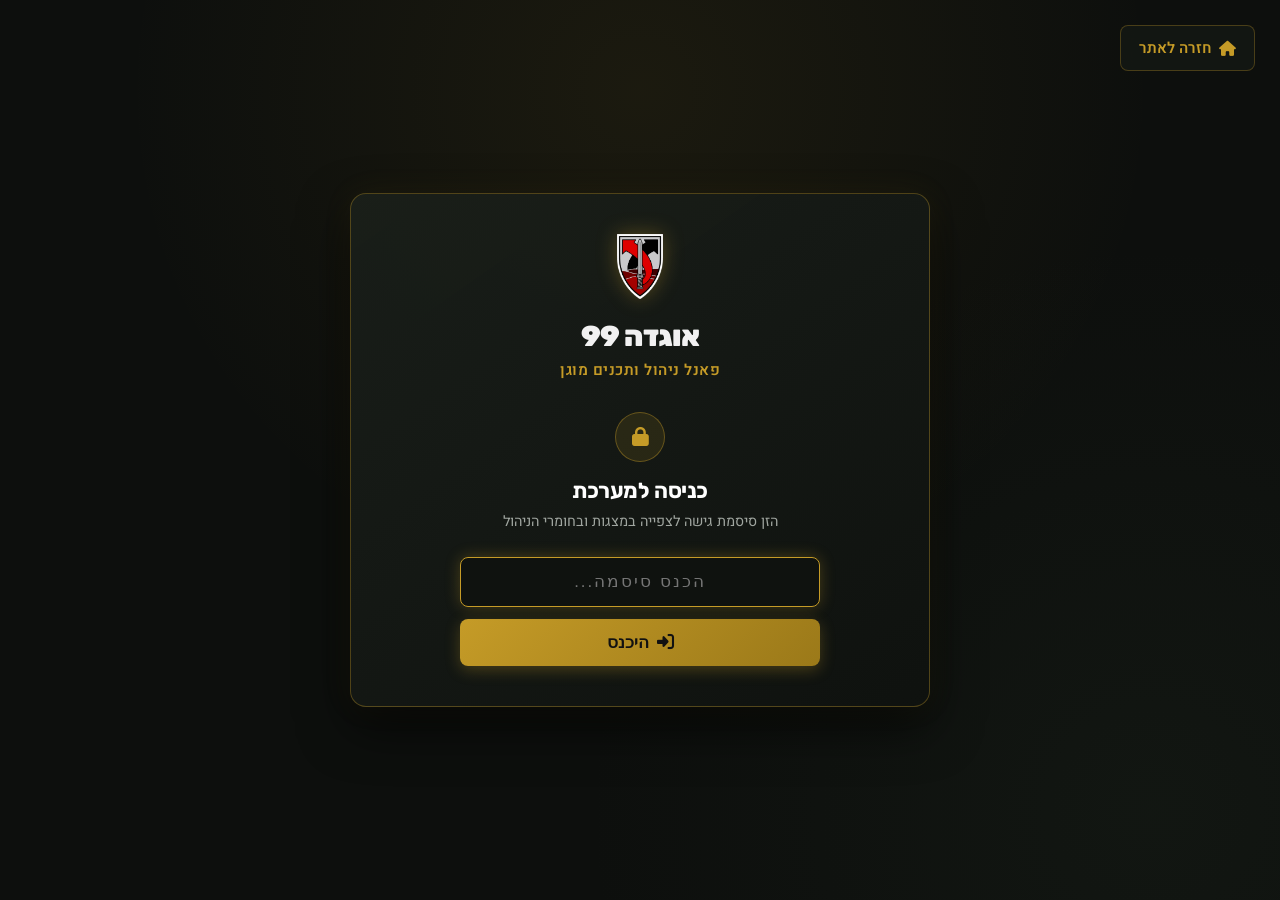
<file: management.html>
<!DOCTYPE html>
<html lang="he" dir="rtl">
<head>
  <meta charset="UTF-8">
  <meta http-equiv="refresh" content="0; url=manage.html">
  <title>העברה לאזור ניהול...</title>
  <script>
    window.location.href = "manage.html";
  </script>
</head>
<body>
  <p>מעביר לאזור ניהול... אם אינך מועבר אוטומטית, <a href="manage.html">לחץ כאן</a>.</p>
</body>
</html>
</file>
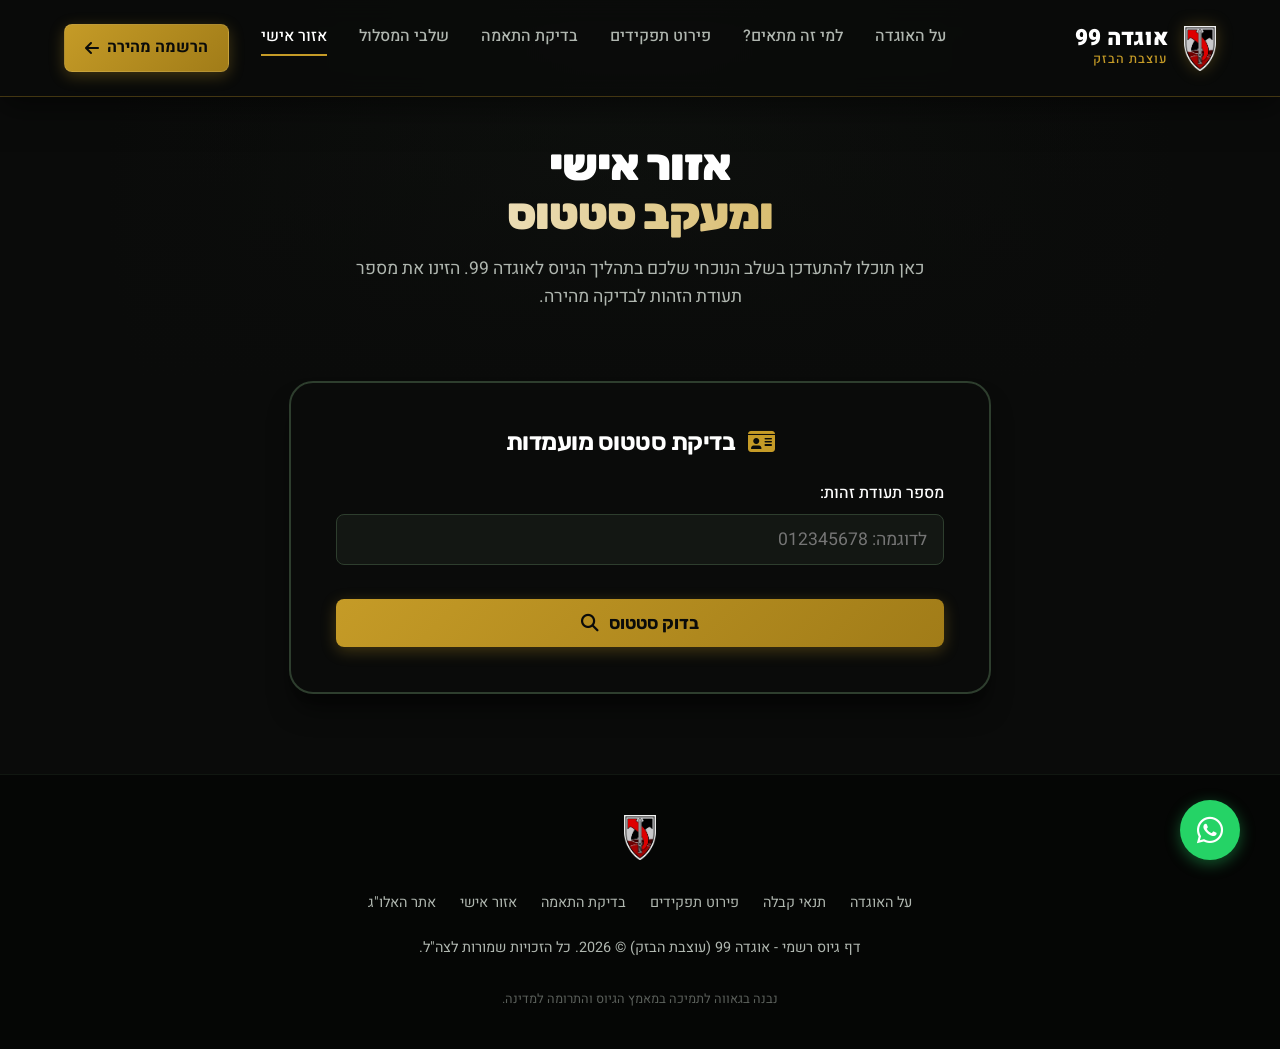
<file: personal.html>
<!DOCTYPE html>
<html lang="he" dir="rtl">
<head>
  <meta charset="UTF-8">
  <meta name="viewport" content="width=device-width, initial-scale=1.0">
  <title>אזור אישי | אוגדה 99 - מעקב סטטוס גיוס</title>
  
  <!-- SEO Meta Tags -->
  <meta name="description" content="אזור אישי למועמדי גיוס שלב ב' באוגדה 99. בדקו את סטטוס הגיוס והתקדמותכם בתהליך בצורה מאובטחת ומהירה.">
  <meta name="keywords" content="אוגדה 99, אזור אישי, סטטוס גיוס, שלב ב, מילואים, עוצבת הבזק">
  <meta name="author" content="אוגדה 99 - צה״ל">
  
  <!-- CSS Stylesheets -->
  <link rel="stylesheet" href="style.css">
  
  <!-- FontAwesome Icons -->
  <link rel="stylesheet" href="https://cdnjs.cloudflare.com/ajax/libs/font-awesome/6.4.0/css/all.min.css">
  
  <!-- Logo Favicon -->
  <link rel="icon" type="image/png" href="logo.png">
</head>
<body>

  <!-- Floating WhatsApp Widget -->
  <a href="https://chat.whatsapp.com/LMHQzzmi4phFQtlLQSLyyt" class="whatsapp-float" target="_blank"
    title="הצטרפו לקבוצת הוואצאפ" id="whatsapp-floating-btn">
    <i class="fab fa-whatsapp"></i>
  </a>

  <!-- Header & Navigation -->
  <header id="header" class="scrolled">
    <div class="container nav-container">
      <div class="logo-wrapper">
        <a href="index.html" style="display: flex; align-items: center; gap: 16px;">
          <img src="logo.png" alt="לוגו אוגדה 99" class="logo-img" style="height: 45px;">
          <div class="logo-text">
            <span class="logo-title">אוגדה 99</span>
            <span class="logo-subtitle">עוצבת הבזק</span>
          </div>
        </a>
      </div>
      
      <button class="nav-toggle" id="nav-toggle" aria-label="תפריט ניווט">
        <span></span>
        <span></span>
        <span></span>
      </button>
      
      <ul class="nav-menu" id="nav-menu">
        <li><a href="index.html#about" class="nav-link">על האוגדה</a></li>
        <li><a href="index.html#eligibility" class="nav-link">למי זה מתאים?</a></li>
        <li><a href="roles.html" class="nav-link">פירוט תפקידים</a></li>
        <li><a href="index.html#checker" class="nav-link">בדיקת התאמה</a></li>
        <li><a href="index.html#timeline" class="nav-link">שלבי המסלול</a></li>
        <li><a href="personal.html" class="nav-link active">אזור אישי</a></li>
        <li><a href="https://docs.google.com/forms/d/1YCV9Hp1XuppwhIbYarB6UV4nIiXpUxnxAxlByIyOrrk/viewform" target="_blank" class="nav-cta" id="nav-cta-btn">הרשמה מהירה <i class="fas fa-arrow-left" style="margin-right: 8px;"></i></a></li>
      </ul>
    </div>
  </header>

  <!-- Personal Area Main Section -->
  <section class="hero personal-hero" style="min-height: auto; padding: 140px 0 50px;">
    <div class="container" style="max-width: 900px; text-align: center; position: relative; z-index: 10;">
      <h1 class="hero-title" style="font-size: 2.8rem; margin-bottom: 16px;">
        אזור אישי <span>ומעקב סטטוס</span>
      </h1>
      <p class="hero-description" style="margin: 0 auto 20px; font-size: 1.1rem; max-width: 600px;">
        כאן תוכלו להתעדכן בשלב הנוכחי שלכם בתהליך הגיוס לאוגדה 99. הזינו את מספר תעודת הזהות לבדיקה מהירה.
      </p>
    </div>
  </section>

  <!-- CANDIDATE STATUS LOOKUP FORM -->
  <section class="section" style="padding-top: 0; padding-bottom: 80px;">
    <div class="container" style="max-width: 750px;">
      
      <div class="checker-box" id="personal-lookup-box">
        <h3 class="checker-title" style="text-align: center; margin-bottom: 24px; font-size: 1.5rem;">
          <i class="fas fa-id-card" style="color: var(--color-gold); margin-left: 8px;"></i> בדיקת סטטוס מועמדות
        </h3>
        
        <form id="status-lookup-form" class="checker-form" onsubmit="event.preventDefault();">
          <div class="form-group">
            <label for="candidate-id" class="form-label">מספר תעודת זהות:</label>
            <input type="text" id="candidate-id" class="form-input-number" maxLength="9" placeholder="לדוגמה: 012345678" required autocomplete="off">
            <span class="error-message" id="id-validation-error" style="color: var(--color-red); font-size: 0.9rem; margin-top: 4px; display: none;">נא להזין מספר תעודת זהות תקין (עד 9 ספרות).</span>
          </div>
          <button type="submit" class="checker-btn" id="lookup-submit-btn">
            <span>בדוק סטטוס</span> <i class="fas fa-search" style="margin-right: 6px;"></i>
          </button>
        </form>
        
        <div id="lookup-loading" class="status-loading-wrapper" style="display: none; text-align: center; margin-top: 30px;">
          <div class="spinner"></div>
          <p class="text-muted" style="margin-top: 12px;">טוען נתונים...</p>
        </div>
        
        <div id="lookup-result" class="personal-result-container" style="display: none; margin-top: 40px; border-top: 1px solid rgba(68, 91, 68, 0.25); padding-top: 30px;">
          
          <div class="result-status-card" style="text-align: center; margin-bottom: 25px;">
            <div class="text-muted" style="font-size: 1rem; margin-bottom: 8px;">הסטטוס שלך במערכת:</div>
            <div id="candidate-status-badge" class="status-pill status-pending">
              הרשמה בוצעה בהצלחה
            </div>
          </div>
          
          <div id="candidate-personal-status-wrapper" style="display: block; text-align: center; margin-bottom: 35px; background: rgba(197, 155, 39, 0.07); border: 1px dashed rgba(197, 155, 39, 0.35); padding: 22px; border-radius: var(--border-radius-sm); max-width: 600px; margin-left: auto; margin-right: auto;">
            <div class="text-muted" style="font-size: 0.95rem; margin-bottom: 8px; font-weight: 600;">הודעה עבורך:</div>
            <div id="candidate-personal-status" style="font-size: 1.15rem; font-weight: 500; color: var(--color-gold); line-height: 1.65;"></div>
            
            <div id="candidate-action-cta" style="margin-top: 16px; display: none;">
              <a href="https://docs.google.com/forms/d/1YCV9Hp1XuppwhIbYarB6UV4nIiXpUxnxAxlByIyOrrk/viewform" target="_blank" class="result-cta" style="margin-top: 5px;">
                <span>להרשמה מהירה לשלב ב'</span> <i class="fas fa-arrow-left" style="margin-right: 6px;"></i>
              </a>
            </div>
          </div>
          
          <div class="timeline-status-wrapper" id="timeline-status-wrapper">
            <div class="text-muted" style="font-size: 1rem; margin-bottom: 20px; text-align: center;">מיקום בציר תהליך הגיוס:</div>
            
            <div class="status-steps" id="recruitment-steps-list">
              <div class="status-step-item" data-step="1">
                <div class="step-num-icon"><i class="fas fa-check"></i><span>1</span></div>
                <div class="step-details">
                  <div class="step-title">שלב 01: הרשמה לשלב ב'</div>
                  <div class="step-desc">מילוי טופס הרישום הדיגיטלי במערכת.</div>
                </div>
              </div>
              <div class="status-step-item" data-step="2">
                <div class="step-num-icon"><i class="fas fa-check"></i><span>2</span></div>
                <div class="step-details">
                  <div class="step-title">שלב 02: סינון ראשוני</div>
                  <div class="step-desc">אימות נתוני סף על ידי צוות הגיוס.</div>
                </div>
              </div>
              <div class="status-step-item" data-step="3">
                <div class="step-num-icon"><i class="fas fa-check"></i><span>3</span></div>
                <div class="step-details">
                  <div class="step-title">שלב 03: צו ראשון למתאימים</div>
                  <div class="step-desc">קבלת זימון ללשכת הגיוס להסדרת מעמד.</div>
                </div>
              </div>
              <div class="status-step-item" data-step="4">
                <div class="step-num-icon"><i class="fas fa-check"></i><span>4</span></div>
                <div class="step-details">
                  <div class="step-title">שלב 04: הזמנה לטירונות</div>
                  <div class="step-desc">שליחת צו קריאה רשמי עם תאריכים מוגדרים.</div>
                </div>
              </div>
              <div class="status-step-item" data-step="5">
                <div class="step-num-icon"><i class="fas fa-check"></i><span>5</span></div>
                <div class="step-details">
                  <div class="step-title">שלב 05: טירונות שבועיים</div>
                  <div class="step-desc">ביצוע הכשרה בסיסית (רובאי 02) בבסיס סגור.</div>
                </div>
              </div>
              <div class="status-step-item" data-step="6">
                <div class="step-num-icon"><i class="fas fa-check"></i><span>6</span></div>
                <div class="step-details">
                  <div class="step-title">שלב 06: קורס והכשרת מקצוע</div>
                  <div class="step-desc">הכשרה לתפקיד המעטפת (לוגיסטיקה, רפואה, קשר ועוד).</div>
                </div>
              </div>
              <div class="status-step-item" data-step="7">
                <div class="step-num-icon"><i class="fas fa-check"></i><span>7</span></div>
                <div class="step-details">
                  <div class="step-title">שלב 07: שירות מילואים פעיל</div>
                  <div class="step-desc">השתלבות במערך המילואים השוטף באלו"ג או באוגדה.</div>
                </div>
              </div>
            </div>
          </div>
        </div>
        
        <div id="lookup-error" class="checker-result not-eligible" style="display: none; margin-top: 30px;">
          <div class="result-title"><i class="fas fa-circle-xmark" style="color: var(--color-red); margin-left: 8px;"></i> שגיאה בבדיקה</div>
          <p class="result-desc" id="lookup-error-msg"></p>
        </div>
      </div>
      
    </div>
  </section>

  <!-- Footer -->
  <footer>
    <div class="container footer-content">
      <img src="logo.png" alt="לוגו אוגדה 99" class="footer-logo">
      <ul class="footer-links">
        <li><a href="index.html#about" class="footer-link">על האוגדה</a></li>
        <li><a href="index.html#eligibility" class="footer-link">תנאי קבלה</a></li>
        <li><a href="roles.html" class="footer-link">פירוט תפקידים</a></li>
        <li><a href="index.html#checker" class="footer-link">בדיקת התאמה</a></li>
        <li><a href="personal.html" class="footer-link">אזור אישי</a></li>
        <li><a href="https://www.alog99.com/" target="_blank" class="footer-link">אתר האלו"ג</a></li>
      </ul>
      <div class="footer-text">
        דף גיוס רשמי - אוגדה 99 (עוצבת הבזק) &copy; 2026. כל הזכויות שמורות לצה"ל.
      </div>
      <div class="footer-copyright">
        נבנה בגאווה לתמיכה במאמץ הגיוס והתרומה למדינה.
      </div>
    </div>
  </footer>

  <!-- Scripts -->
  <script src="app-personal.js"></script>
</body>
</html>
</file>
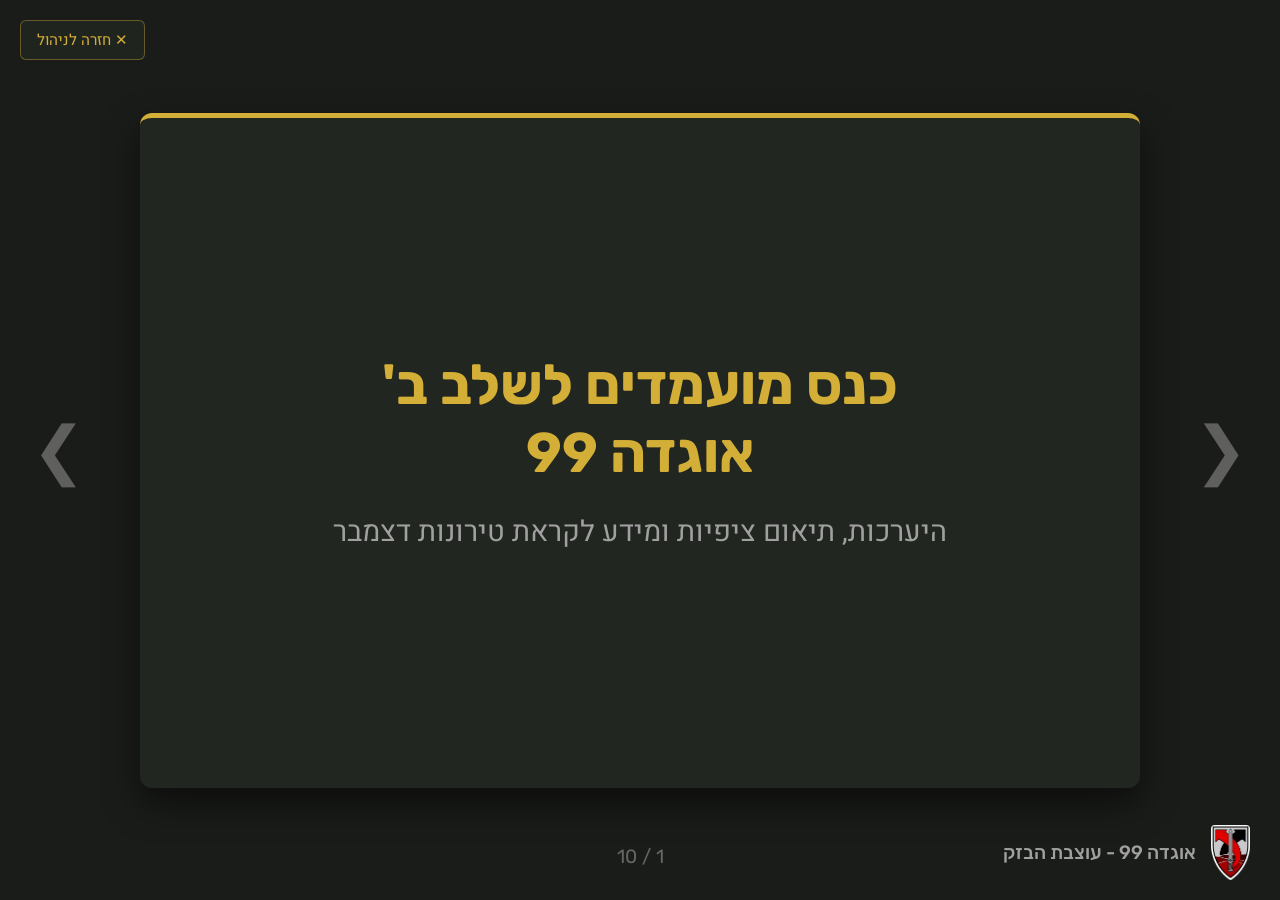
<file: preperationForDraft.html>
<!DOCTYPE html>
<html lang="he" dir="rtl">
<head>
<meta charset="UTF-8">
<meta name="viewport" content="width=device-width, initial-scale=1.0">
<title>מצגת כנס מתגייסים - אוגדה 99</title>
<link rel="icon" type="image/png" href="logo.png">
<link href="https://fonts.googleapis.com/css2?family=Heebo:wght@400;500&family=Rubik:wght@500;700&display=swap" rel="stylesheet">
<style>
  :root {
    --primary-color: #d4af37; /* זהב סמכותי */
    --bg-color: #1a1c19; /* שחור-ירוק זית עמוק */
    --text-color: #e5e5e5;
    --slide-bg: #222621; /* רקע שקופית */
  }

  * {
    box-sizing: border-box;
    margin: 0;
    padding: 0;
  }

  body {
    font-family: 'Heebo', sans-serif;
    background-color: var(--bg-color);
    color: var(--text-color);
    overflow: hidden; /* מונע גלילה - התנהגות מצגת */
  }

  .presentation-container {
    position: relative;
    width: 100vw;
    height: 100vh;
    display: flex;
    justify-content: center;
    align-items: center;
  }

  .slide {
    position: absolute;
    width: 80%;
    max-width: 1000px;
    height: 75vh;
    background-color: var(--slide-bg);
    border-radius: 12px;
    padding: 3rem 4rem;
    box-shadow: 0 15px 35px rgba(0,0,0,0.5);
    border-top: 5px solid var(--primary-color);
    opacity: 0;
    visibility: hidden;
    transition: opacity 0.5s ease-in-out, transform 0.5s ease-in-out;
    transform: translateY(20px);
    display: flex;
    flex-direction: column;
    justify-content: center;
  }

  .slide.active {
    opacity: 1;
    visibility: visible;
    transform: translateY(0);
    z-index: 10;
  }

  h1, h2 {
    font-family: 'Rubik', sans-serif;
    color: var(--primary-color);
    margin-bottom: 1.5rem;
  }

  h1 {
    font-size: 3.5rem;
    text-align: center;
    line-height: 1.2;
  }

  h2 {
    font-size: 2.5rem;
    border-bottom: 2px solid rgba(212, 175, 55, 0.3);
    padding-bottom: 10px;
  }

  ul {
    list-style-type: none;
    font-size: 1.6rem;
    line-height: 1.8;
  }

  ul li {
    margin-bottom: 1rem;
    position: relative;
    padding-right: 1.5rem;
  }

  ul li::before {
    content: "■";
    color: var(--primary-color);
    position: absolute;
    right: 0;
    font-size: 1.2rem;
    top: 2px;
  }

  p {
    font-size: 1.6rem;
    line-height: 1.6;
    margin-bottom: 1rem;
  }

  .subtitle {
    font-size: 1.8rem;
    text-align: center;
    color: #a0a0a0;
  }

  /* חיצים לדפדוף */
  .nav-btn {
    position: absolute;
    top: 50%;
    transform: translateY(-50%);
    background: transparent;
    border: none;
    color: rgba(255,255,255,0.3);
    font-size: 4rem;
    cursor: pointer;
    z-index: 100;
    transition: color 0.3s;
  }

  .nav-btn:hover {
    color: var(--primary-color);
  }

  .prev-btn { right: 2rem; }
  .next-btn { left: 2rem; }

  /* מונה שקופיות */
  .slide-counter {
    position: absolute;
    bottom: 2rem;
    left: 50%;
    transform: translateX(-50%);
    font-family: 'Rubik', sans-serif;
    font-size: 1.2rem;
    color: #666;
    z-index: 100;
  }

  /* פוטר - לוגו וטקסט */
  .presentation-footer {
    position: absolute;
    bottom: 20px;
    right: 30px;
    display: flex;
    align-items: center;
    gap: 15px;
    z-index: 100;
  }

  .presentation-footer img {
    height: 55px;
    width: auto;
    border-radius: 4px;
  }

  .presentation-footer .footer-text {
    font-family: 'Rubik', sans-serif;
    color: #a0a0a0;
    font-size: 1.2rem;
    font-weight: 500;
  }

  @media (max-width: 768px) {
    .slide { width: 95%; padding: 2rem; height: 85vh; }
    h1 { font-size: 2.5rem; }
    h2 { font-size: 2rem; }
    ul, p { font-size: 1.2rem; }
    .nav-btn { font-size: 2.5rem; }
    .presentation-footer { bottom: 10px; right: 15px; gap: 10px; }
    .presentation-footer img { height: 40px; }
    .presentation-footer .footer-text { font-size: 1rem; }
  }

  .back-manage-btn {
    position: absolute;
    top: 20px;
    left: 20px;
    background: rgba(34, 38, 33, 0.85);
    border: 1px solid rgba(212, 175, 55, 0.4);
    color: #d4af37;
    padding: 8px 16px;
    border-radius: 6px;
    text-decoration: none;
    font-size: 0.95rem;
    font-family: 'Heebo', sans-serif;
    z-index: 200;
    transition: all 0.3s;
    display: inline-flex;
    align-items: center;
    gap: 6px;
  }
  .back-manage-btn:hover {
    background: #d4af37;
    color: #1a1c19;
    box-shadow: 0 0 10px rgba(212, 175, 55, 0.4);
  }
</style>
</head>
<body>

<a href="manage.html" class="back-manage-btn" title="חזרה לאזור ניהול">&#10005; חזרה לניהול</a>

<div class="presentation-container">

  <!-- כפתורי ניווט -->
  <button class="nav-btn prev-btn" onclick="changeSlide(-1)">&#10094;</button>
  <button class="nav-btn next-btn" onclick="changeSlide(1)">&#10095;</button>

  <!-- מונה שקופיות -->
  <div class="slide-counter"><span id="current">1</span> / <span id="total">10</span></div>

  <!-- לוגו וטקסט (פוטר) -->
  <div class="presentation-footer">
    <img src="logo.png" alt="סמל אוגדה 99">
    <span class="footer-text">אוגדה 99 - עוצבת הבזק</span>
  </div>

  <!-- שקופית 1 -->
  <div class="slide active">
    <h1>כנס מועמדים לשלב ב'<br>אוגדה 99</h1>
    <div class="subtitle">היערכות, תיאום ציפיות ומידע לקראת טירונות דצמבר</div>
  </div>

  <!-- שקופית 2 -->
  <div class="slide">
    <h2>היכרות עם אוגדה 99 והצורך המבצעי</h2>
    <ul>
      <li>אוגדה 99 היא אוגדת חי"ר-אש מובחרת ומתמרנת.</li>
      <li>המוקד המרכזי בגיוס הנוכחי הוא <strong>אלו"ג 99 (האגד הלוגיסטי)</strong>.</li>
      <li>מטרת הגיוס: מענה לפערי כוח אדם וצורך קריטי בעיבוי שורות, במיוחד בתחומי הלוגיסטיקה והטנ"א.</li>
    </ul>
  </div>

  <!-- שקופית 3 -->
  <div class="slide">
    <h2>מגוון התפקידים באוגדה</h2>
    <ul>
      <li><strong>לוגיסטיקה ומטה:</strong> תפקידי חמ"ל, אפסנאות, אחזקה ומטבח.</li>
      <li><strong>טנ"א (טכנולוגיה ואחזקה):</strong> מכונאי, טכנאי חשמל מרכבה, בוחן כוונות, נשק, בוחן תחמושת ועוד.</li>
      <li><strong>תחבורה:</strong> נהיגת משא כבד (שילוב בפרויקט "כלים שלובים").</li>
      <li><strong>משאבי אנוש ורפואה:</strong> גיוס, כוח אדם, חובשים, אחים ורוקחים למרפאה.</li>
    </ul>
  </div>

  <!-- שקופית 4 -->
  <div class="slide">
    <h2>איך נבחר השיבוץ לתפקיד?</h2>
    <ul>
      <li><strong>בסיס הנתונים:</strong> השיבוץ מתחיל מהנתונים שמילאתם בשאלונים.</li>
      <li><strong>השכלה וניסיון אזרחי:</strong> התאמה מרבית בין המקצוע באזרחות לתפקיד הצבאי.</li>
      <li><strong>העדפה מול צורך:</strong> שקלול בין התחומים שסימנתם שמעניינים אתכם, לבין הצרכים המבצעיים של אוגדה 99.</li>
    </ul>
  </div>

  <!-- שקופית 5 -->
  <div class="slide">
    <h2>מסלול הגיוס: מהגשת הבקשה לצו הראשון</h2>
    <ul>
      <li><strong>קליטה והגשת בקשה:</strong> ריכוז הנתונים באוגדה, ופתיחת בקשה לאכ"א לאישור חזרה לשירות (ויתור על פטור).</li>
      <li><strong>פתיחת רשומה:</strong> פתיחת תיק אישי רשמי בלשכת הגיוס מיטב.</li>
      <li><strong>"הצעד הראשון" במיטב:</strong> הגעה פיזית לצו ראשון הכולל אימות נתונים, ריאיון ובדיקות רפואיות לקביעת פרופיל.</li>
    </ul>
    <p><em>* נציג אוגדה (POC) מלווה אתכם כדי למנוע עיכובים או סינוני שיחות.</em></p>
  </div>

  <!-- שקופית 6 -->
  <div class="slide">
    <h2>מסלול הגיוס: לקראת שיבוץ וגיוס</h2>
    <ul>
      <li><strong>ועדות ואישורי חריגים:</strong> במידה ויש עבר רפואי מורכב, התיק עובר ועדה ואישור פרטני של עתכ"א.</li>
      <li><strong>הקצאה ושיבוץ סופי:</strong> קבלת "סטטוס גיוס" תקין, הבטחת המקום במחזור טירונות דצמבר ושיבוץ לתפקיד המיועד.</li>
      <li><strong>יום הגיוס:</strong> הגעה לבקו"ם, קליטה, עלייה על מדים ויציאה להכשרה.</li>
    </ul>
  </div>

  <!-- שקופית 7 -->
  <div class="slide">
    <h2>מעמד השירות: סדיר מול מילואים</h2>
    <ul>
      <li><strong>הטירונות (שירות סדיר):</strong> מרגע החיול ועד סיום טירונות היסוד אתם מוגדרים חיילים בשירות סדיר.</li>
      <li><strong>שס"ן (שירות סדיר נוסף):</strong> קיים רק למסלולים מורחבים כמו קורס נהיגה.</li>
      <li><strong>המעבר למילואים:</strong> מיד עם סיום ההכשרה, אתם משתחררים משירות סדיר והופכים לחיילי מילואים מן המניין באוגדה.</li>
    </ul>
  </div>

  <!-- שקופית 8 -->
  <div class="slide">
    <h2>שגרת המילואים והתגמול הכלכלי</h2>
    <ul>
      <li><strong>ניהול הזמן (בשגרה):</strong> כחיילי מילואים אתם מנהלים עצמאית את המשפחה והעבודה בין הזימונים.</li>
      <li><strong>אופי השירות במילואים:</strong> לא מדובר ב"יומיות". בעת זימון ומשימה מבצעית - המסגרת קשיחה ומחייבת.</li>
      <li><strong>מעטפת כלכלית:</strong> בשונה מחייל סדיר, במילואים התגמול מגיע מביטוח לאומי ומחושב על בסיס השכר שלכם באזרחות.</li>
    </ul>
  </div>

  <!-- שקופית 9 -->
  <div class="slide">
    <h2>פרקטיקה: אתר מתגייסים וצווים</h2>
    <ul>
      <li><strong>גישה לאתר מתגייסים:</strong> הגישה לאתר לעיתים חסומה למתגייסי שלב ב'. מי שמצליח להתחבר יכול לעקוב - אך אין להסתמך על כך.</li>
      <li><strong>מעקב האוגדה:</strong> הצוות שלנו עוקב אחרי התיקים של כולם ויעדכן אישית בכל התפתחות.</li>
      <li><strong>צווי הגיוס:</strong> החלו להישלח! החל מעכשיו, כל מועמד שגיוסו מאושר סופית, יקבל את הצו הרשמי.</li>
    </ul>
  </div>

  <!-- שקופית 10 -->
  <div class="slide">
    <h2>כוכבים והיערכות לטירונות דצמבר</h2>
    <ul>
      <li><strong>הטבת הכוכבים:</strong> לא מובטחת לכל מתגייסי שלב ב'. מי שכן קיבל מסרון - מעולה, זו אינדיקציה נוספת וסופית לכך שהגיוס אושר.</li>
      <li><strong>טירונות חורף:</strong> חובה להיערך לקור.</li>
      <li><strong>ציוד נדרש:</strong> ביגוד תרמי (חולצות וגעטקס), שקיות חימום, כובע פליז וגרביים חמות. רשימת ציוד מומלצת ומלאה תופץ אליכם בהמשך.</li>
    </ul>
  </div>

</div>

<script>
  let currentSlide = 0;
  const slides = document.querySelectorAll('.slide');
  const currentLabel = document.getElementById('current');
  const totalLabel = document.getElementById('total');

  totalLabel.textContent = slides.length;

  function showSlide(index) {
    slides.forEach(slide => slide.classList.remove('active'));
    slides[index].classList.add('active');
    currentLabel.textContent = index + 1;
  }

  function changeSlide(direction) {
    currentSlide += direction;
    
    // מניעת יציאה מגבולות
    if (currentSlide < 0) {
      currentSlide = 0;
    } else if (currentSlide >= slides.length) {
      currentSlide = slides.length - 1;
    }
    
    showSlide(currentSlide);
  }

  // ניווט באמצעות המקלדת
  document.addEventListener('keydown', (e) => {
    if (e.key === 'ArrowLeft') {
      changeSlide(-1); // הבא (מכיוון שאנחנו ב-RTL)
    } else if (e.key === 'ArrowRight') {
      changeSlide(1); // הקודם
    }
  });
</script>

</body>
</html>
</file>
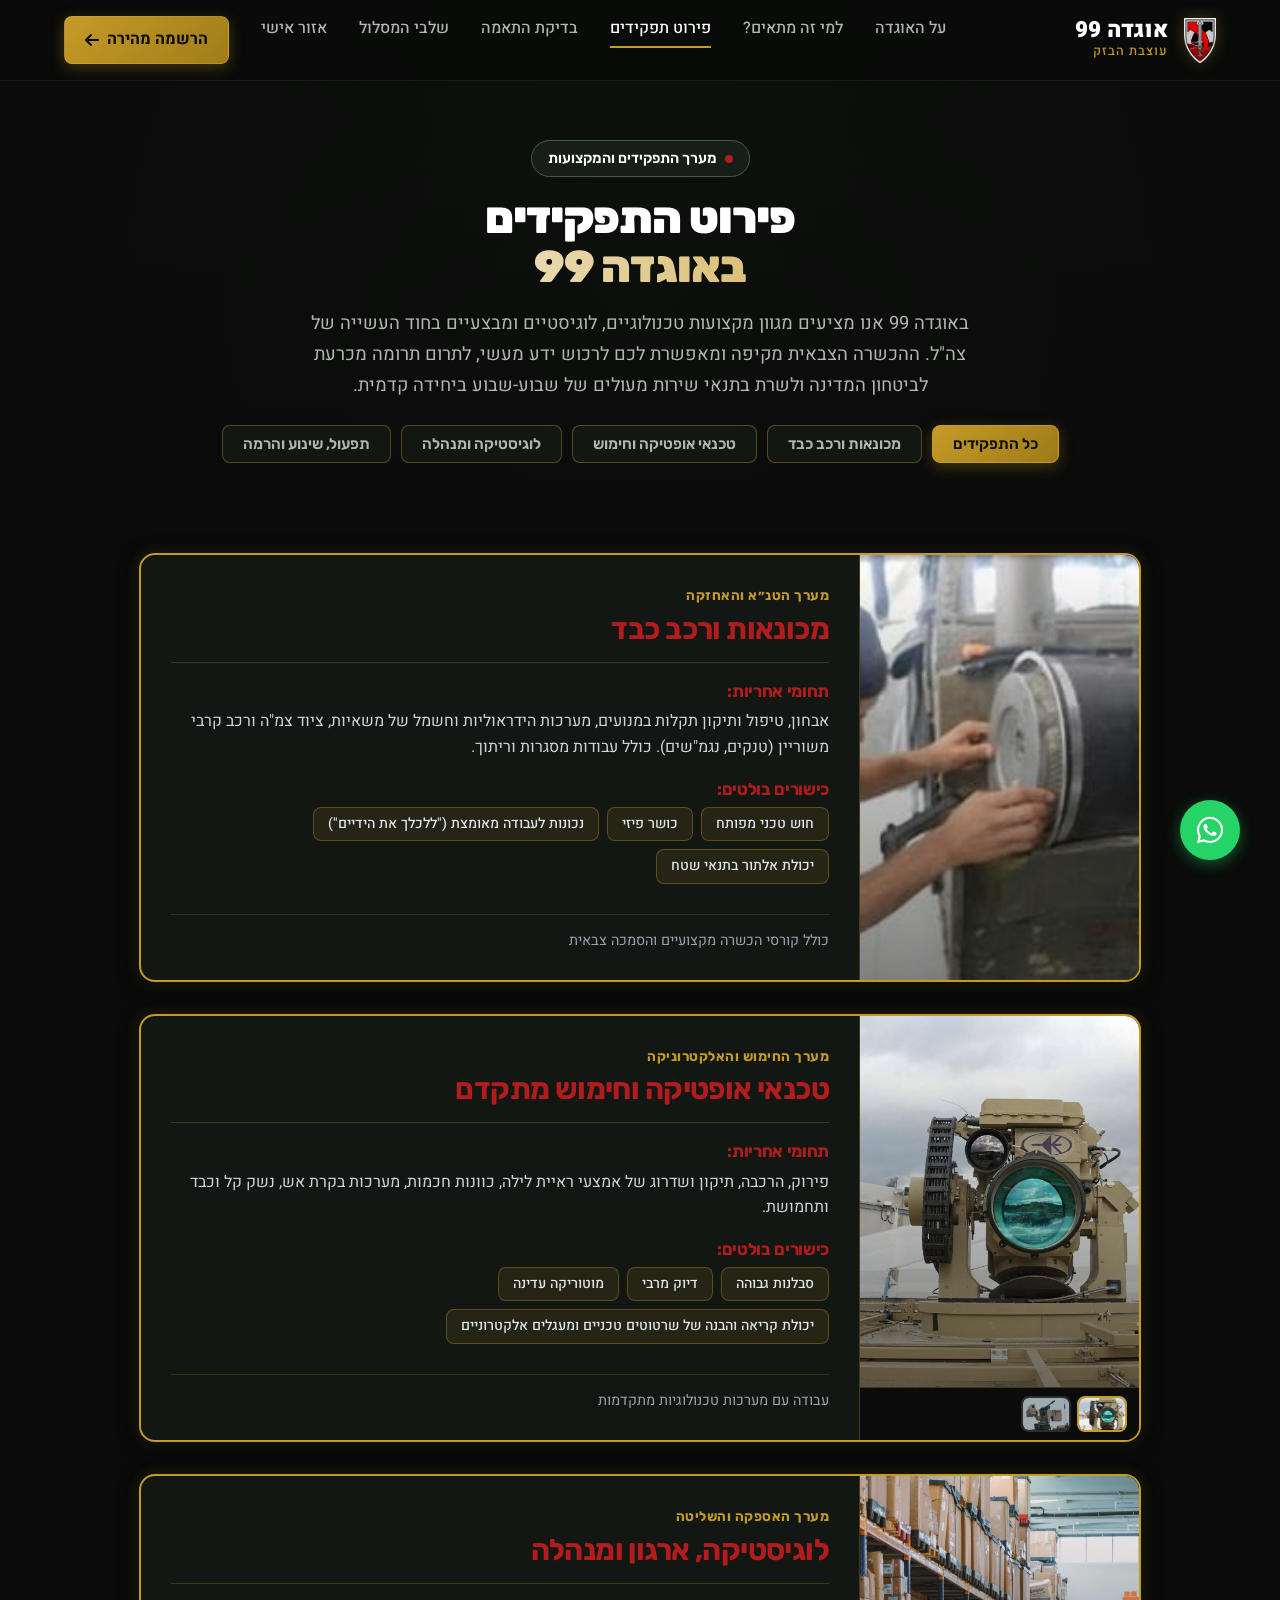
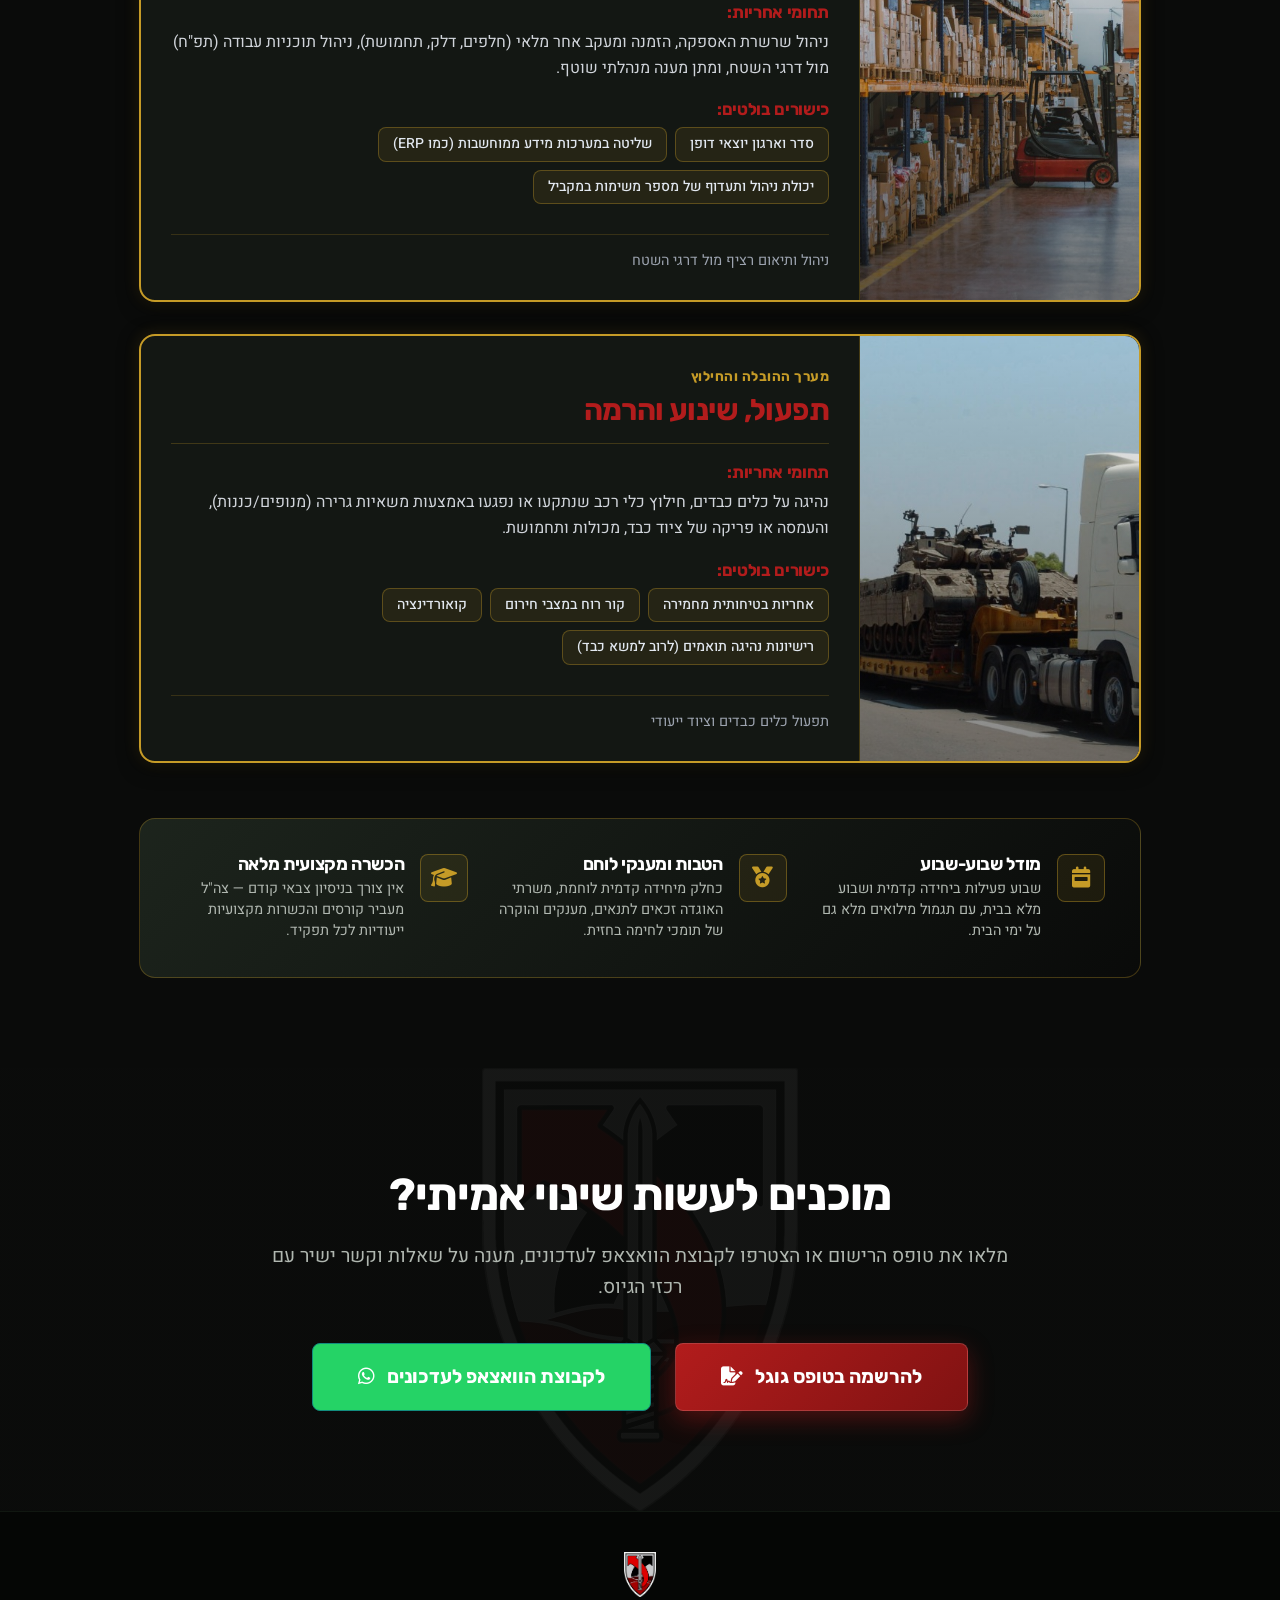
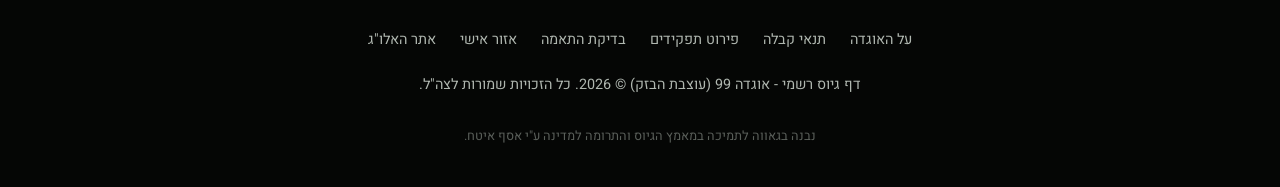
<file: roles.html>
<!DOCTYPE html>
<html lang="he" dir="rtl">

<head>
  <meta charset="UTF-8">
  <meta name="viewport" content="width=device-width, initial-scale=1.0">
  <title>פירוט תפקידים ומקצועות | אוגדה 99 - עוצבת הבזק</title>

  <!-- SEO Meta Tags -->
  <meta name="description"
    content="הכירו את התפקידים המובילים באוגדה 99: מכונאות ורכב כבד, טכנאי אופטיקה וחימוש מתקדם, לוגיסטיקה, ארגון ומנהלה, ותפעול שינוע והרמה. שירות משמעותי במודל שבוע-שבוע.">
  <meta name="keywords"
    content="אוגדה 99, תפקידים באוגדה 99, מכונאות, רכב כבד, אופטיקה, בקרת אש, חימוש, לוגיסטיקה, שינוע, מנופים, מילואים שלב ב, עוצבת הבזק">
  <meta name="author" content="אוגדה 99 - צה״ל">

  <!-- Open Graph -->
  <meta property="og:type" content="website">
  <meta property="og:title" content="פירוט תפקידים ומקצועות | אוגדה 99">
  <meta property="og:description"
    content="מערך התפקידים והמקצועות במערך הלוגיסטי והטכנולוגי של אוגדה 99 (עוצבת הבזק).">
  <meta property="og:image" content="logo.png">

  <!-- CSS Stylesheets -->
  <link rel="stylesheet" href="style.css?v=roles3">

  <!-- FontAwesome Icons -->
  <link rel="stylesheet" href="https://cdnjs.cloudflare.com/ajax/libs/font-awesome/6.4.0/css/all.min.css">

  <!-- Favicon -->
  <link rel="icon" type="image/png" href="logo.png">
</head>

<body>

  <!-- Floating WhatsApp Widget -->
  <a href="https://chat.whatsapp.com/LMHQzzmi4phFQtlLQSLyyt" class="whatsapp-float" target="_blank"
    title="הצטרפו לקבוצת הוואצאפ" id="whatsapp-floating-btn">
    <i class="fab fa-whatsapp"></i>
  </a>

  <!-- Header & Navigation -->
  <header id="header" class="scrolled">
    <div class="container nav-container">
      <div class="logo-wrapper">
        <a href="index.html" style="display: flex; align-items: center; gap: 16px;">
          <img src="logo.png" alt="לוגו אוגדה 99" class="logo-img" style="height: 45px;">
          <div class="logo-text">
            <span class="logo-title">אוגדה 99</span>
            <span class="logo-subtitle">עוצבת הבזק</span>
          </div>
        </a>
      </div>

      <button class="nav-toggle" id="nav-toggle" aria-label="תפריט ניווט">
        <span></span>
        <span></span>
        <span></span>
      </button>

      <ul class="nav-menu" id="nav-menu">
        <li><a href="index.html#about" class="nav-link">על האוגדה</a></li>
        <li><a href="index.html#eligibility" class="nav-link">למי זה מתאים?</a></li>
        <li><a href="roles.html" class="nav-link active">פירוט תפקידים</a></li>
        <li><a href="index.html#checker" class="nav-link">בדיקת התאמה</a></li>
        <li><a href="index.html#timeline" class="nav-link">שלבי המסלול</a></li>
        <li><a href="personal.html" class="nav-link">אזור אישי</a></li>
        <li><a href="https://docs.google.com/forms/d/1YCV9Hp1XuppwhIbYarB6UV4nIiXpUxnxAxlByIyOrrk/viewform"
            target="_blank" class="nav-cta" id="nav-cta-btn">הרשמה מהירה <i class="fas fa-arrow-left"
              style="margin-right: 8px;"></i></a></li>
      </ul>
    </div>
  </header>

  <!-- Hero Section -->
  <section class="hero personal-hero" style="min-height: auto; padding: 140px 0 45px;">
    <div class="container" style="max-width: 900px; text-align: center; position: relative; z-index: 10;">
      <div class="badge" style="margin-bottom: 16px;">
        <span class="badge-dot"></span>
        <span>מערך התפקידים והמקצועות</span>
      </div>
      <h1 class="hero-title" style="font-size: 2.8rem; margin-bottom: 16px;">
        פירוט התפקידים <span>באוגדה 99</span>
      </h1>
      <p class="hero-description" style="margin: 0 auto 24px; font-size: 1.15rem; max-width: 700px; line-height: 1.7;">
        באוגדה 99 אנו מציעים מגוון מקצועות טכנולוגיים, לוגיסטיים ומבצעיים בחוד העשייה של צה"ל. 
        ההכשרה הצבאית מקיפה ומאפשרת לכם לרכוש ידע מעשי, לתרום תרומה מכרעת לביטחון המדינה ולשרת בתנאי שירות מעולים של שבוע-שבוע ביחידה קדמית.
      </p>

      <!-- Category Filter Tabs -->
      <div class="roles-filter-nav">
        <button class="role-filter-btn active" data-filter="all">כל התפקידים</button>
        <button class="role-filter-btn" data-filter="mechanics">מכונאות ורכב כבד</button>
        <button class="role-filter-btn" data-filter="optics">טכנאי אופטיקה וחימוש</button>
        <button class="role-filter-btn" data-filter="logistics">לוגיסטיקה ומנהלה</button>
        <button class="role-filter-btn" data-filter="transport">תפעול, שינוע והרמה</button>
      </div>
    </div>
  </section>

  <!-- Main Roles List Section -->
  <section class="section" style="padding-top: 5px; padding-bottom: 90px;">
    <div class="container roles-container">

      <div class="roles-grid" id="roles-grid">

        <!-- 1. Mechanics & Heavy Vehicles -->
        <article class="role-card" id="role-mechanics" data-category="mechanics">
          <div class="role-card-media">
            <div class="role-card-img-wrap">
              <img src="images/mechanics.jpg" alt="מכונאות ורכב כבד" class="role-card-img" loading="lazy">
              <div class="role-card-media-overlay"></div>
            </div>
          </div>

          <div class="role-card-content">
            <div>
              <div class="role-header">
                <span class="role-category-tag">מערך הטנ״א והאחזקה</span>
                <h2 class="role-title">מכונאות ורכב כבד</h2>
              </div>

              <!-- Responsibilities -->
              <div class="role-section-block">
                <h3 class="role-block-title">תחומי אחריות:</h3>
                <p class="role-text-body">
                  אבחון, טיפול ותיקון תקלות במנועים, מערכות הידראוליות וחשמל של משאיות, ציוד צמ"ה ורכב קרבי משוריין (טנקים, נגמ"שים). כולל עבודות מסגרות וריתוך.
                </p>
              </div>

              <!-- Key Skills -->
              <div class="role-section-block">
                <h3 class="role-block-title">כישורים בולטים:</h3>
                <div class="role-skills-tags">
                  <span class="role-skill-pill">חוש טכני מפותח</span>
                  <span class="role-skill-pill">כושר פיזי</span>
                  <span class="role-skill-pill">נכונות לעבודה מאומצת ("ללכלך את הידיים")</span>
                  <span class="role-skill-pill">יכולת אלתור בתנאי שטח</span>
                </div>
              </div>
            </div>

            <div class="role-card-footer">
              <div class="role-highlight-note">
                כולל קורסי הכשרה מקצועיים והסמכה צבאית
              </div>
            </div>
          </div>
        </article>

        <!-- 2. Optics & Advanced Armament -->
        <article class="role-card" id="role-optics" data-category="optics">
          <div class="role-card-media">
            <div class="role-card-img-wrap">
              <img src="images/optics_sensor.jpg" alt="מערכות אופטיקה וחימוש" class="role-card-img" id="optics-main-img" loading="lazy">
              <div class="role-card-media-overlay"></div>
            </div>
            <!-- Thumbnails Gallery for Optics / Armament -->
            <div class="role-thumb-gallery">
              <button class="role-thumb-btn active" data-src="images/optics_sensor.jpg" title="אופטיקה ותצפית">
                <img src="images/optics_sensor.jpg" alt="אופטיקה">
              </button>
              <button class="role-thumb-btn" data-src="images/armament_rcws.jpg" title="עמדות נשק ובקרת אש">
                <img src="images/armament_rcws.jpg" alt="חימוש">
              </button>
            </div>
          </div>

          <div class="role-card-content">
            <div>
              <div class="role-header">
                <span class="role-category-tag">מערך החימוש והאלקטרוניקה</span>
                <h2 class="role-title">טכנאי אופטיקה וחימוש מתקדם</h2>
              </div>

              <!-- Responsibilities -->
              <div class="role-section-block">
                <h3 class="role-block-title">תחומי אחריות:</h3>
                <p class="role-text-body">
                  פירוק, הרכבה, תיקון ושדרוג של אמצעי ראיית לילה, כוונות חכמות, מערכות בקרת אש, נשק קל וכבד ותחמושת.
                </p>
              </div>

              <!-- Key Skills -->
              <div class="role-section-block">
                <h3 class="role-block-title">כישורים בולטים:</h3>
                <div class="role-skills-tags">
                  <span class="role-skill-pill">סבלנות גבוהה</span>
                  <span class="role-skill-pill">דיוק מרבי</span>
                  <span class="role-skill-pill">מוטוריקה עדינה</span>
                  <span class="role-skill-pill">יכולת קריאה והבנה של שרטוטים טכניים ומעגלים אלקטרוניים</span>
                </div>
              </div>
            </div>

            <div class="role-card-footer">
              <div class="role-highlight-note">
                עבודה עם מערכות טכנולוגיות מתקדמות
              </div>
            </div>
          </div>
        </article>

        <!-- 3. Logistics, Organization & Admin -->
        <article class="role-card" id="role-logistics" data-category="logistics">
          <div class="role-card-media">
            <div class="role-card-img-wrap">
              <img src="images/logistics.jpg" alt="לוגיסטיקה, ארגון ומנהלה" class="role-card-img" loading="lazy">
              <div class="role-card-media-overlay"></div>
            </div>
          </div>

          <div class="role-card-content">
            <div>
              <div class="role-header">
                <span class="role-category-tag">מערך האספקה והשליטה</span>
                <h2 class="role-title">לוגיסטיקה, ארגון ומנהלה</h2>
              </div>

              <!-- Responsibilities -->
              <div class="role-section-block">
                <h3 class="role-block-title">תחומי אחריות:</h3>
                <p class="role-text-body">
                  ניהול שרשרת האספקה, הזמנה ומעקב אחר מלאי (חלפים, דלק, תחמושת), ניהול תוכניות עבודה (תפ"ח) מול דרגי השטח, ומתן מענה מנהלתי שוטף.
                </p>
              </div>

              <!-- Key Skills -->
              <div class="role-section-block">
                <h3 class="role-block-title">כישורים בולטים:</h3>
                <div class="role-skills-tags">
                  <span class="role-skill-pill">סדר וארגון יוצאי דופן</span>
                  <span class="role-skill-pill">שליטה במערכות מידע ממוחשבות (כמו ERP)</span>
                  <span class="role-skill-pill">יכולת ניהול ותעדוף של מספר משימות במקביל</span>
                </div>
              </div>
            </div>

            <div class="role-card-footer">
              <div class="role-highlight-note">
                ניהול ותיאום רציף מול דרגי השטח
              </div>
            </div>
          </div>
        </article>

        <!-- 4. Operations, Transport & Lifting -->
        <article class="role-card" id="role-transport" data-category="transport">
          <div class="role-card-media">
            <div class="role-card-img-wrap">
              <img src="images/transport.jpg" alt="תפעול, שינוע והרמה" class="role-card-img" loading="lazy">
              <div class="role-card-media-overlay"></div>
            </div>
          </div>

          <div class="role-card-content">
            <div>
              <div class="role-header">
                <span class="role-category-tag">מערך ההובלה והחילוץ</span>
                <h2 class="role-title">תפעול, שינוע והרמה</h2>
              </div>

              <!-- Responsibilities -->
              <div class="role-section-block">
                <h3 class="role-block-title">תחומי אחריות:</h3>
                <p class="role-text-body">
                  נהיגה על כלים כבדים, חילוץ כלי רכב שנתקעו או נפגעו באמצעות משאיות גרירה (מנופים/כננות), והעמסה או פריקה של ציוד כבד, מכולות ותחמושת.
                </p>
              </div>

              <!-- Key Skills -->
              <div class="role-section-block">
                <h3 class="role-block-title">כישורים בולטים:</h3>
                <div class="role-skills-tags">
                  <span class="role-skill-pill">אחריות בטיחותית מחמירה</span>
                  <span class="role-skill-pill">קור רוח במצבי חירום</span>
                  <span class="role-skill-pill">קואורדינציה</span>
                  <span class="role-skill-pill">רישיונות נהיגה תואמים (לרוב למשא כבד)</span>
                </div>
              </div>
            </div>

            <div class="role-card-footer">
              <div class="role-highlight-note">
                תפעול כלים כבדים וציוד ייעודי
              </div>
            </div>
          </div>
        </article>

      </div>

      <!-- Service Conditions Highlight Banner -->
      <div class="roles-service-banner">
        <div class="service-feature-item">
          <div class="service-feature-icon">
            <i class="fas fa-calendar-week"></i>
          </div>
          <div class="service-feature-text">
            <h4>מודל שבוע-שבוע</h4>
            <p>שבוע פעילות ביחידה קדמית ושבוע מלא בבית, עם תגמול מילואים מלא גם על ימי הבית.</p>
          </div>
        </div>

        <div class="service-feature-item">
          <div class="service-feature-icon">
            <i class="fas fa-medal"></i>
          </div>
          <div class="service-feature-text">
            <h4>הטבות ומענקי לוחם</h4>
            <p>כחלק מיחידה קדמית לוחמת, משרתי האוגדה זכאים לתנאים, מענקים והוקרה של תומכי לחימה בחזית.</p>
          </div>
        </div>

        <div class="service-feature-item">
          <div class="service-feature-icon">
            <i class="fas fa-graduation-cap"></i>
          </div>
          <div class="service-feature-text">
            <h4>הכשרה מקצועית מלאה</h4>
            <p>אין צורך בניסיון צבאי קודם — צה"ל מעביר קורסים והכשרות מקצועיות ייעודיות לכל תפקיד.</p>
          </div>
        </div>
      </div>

    </div>
  </section>

  <!-- Final CTA Section (Identical to main page) -->
  <section class="cta-section" id="register">
    <div class="container">
      <div class="cta-box">
        <h2>מוכנים לעשות שינוי אמיתי?</h2>
        <p>מלאו את טופס הרישום או הצטרפו לקבוצת הוואצאפ לעדכונים, מענה על שאלות וקשר ישיר עם רכזי הגיוס.</p>
        <div class="cta-buttons">
          <a href="https://docs.google.com/forms/d/1YCV9Hp1XuppwhIbYarB6UV4nIiXpUxnxAxlByIyOrrk/viewform"
            target="_blank" class="btn btn-primary" style="font-size: 1.2rem; padding: 18px 45px;"
            id="final-submit-btn">
            להרשמה בטופס גוגל <i class="fas fa-file-signature"></i>
          </a>
          <a href="https://chat.whatsapp.com/LMHQzzmi4phFQtlLQSLyyt" target="_blank" class="btn btn-secondary"
            style="font-size: 1.2rem; padding: 18px 45px; background-color: #25d366; border-color: #128c7e;"
            id="final-whatsapp-btn">
            לקבוצת הוואצאפ לעדכונים <i class="fab fa-whatsapp"></i>
          </a>
        </div>
      </div>
    </div>
  </section>

  <!-- Footer -->
  <footer>
    <div class="container footer-content">
      <img src="logo.png" alt="לוגו אוגדה 99" class="footer-logo">
      <ul class="footer-links">
        <li><a href="index.html#about" class="footer-link">על האוגדה</a></li>
        <li><a href="index.html#eligibility" class="footer-link">תנאי קבלה</a></li>
        <li><a href="roles.html" class="footer-link">פירוט תפקידים</a></li>
        <li><a href="index.html#checker" class="footer-link">בדיקת התאמה</a></li>
        <li><a href="personal.html" class="footer-link">אזור אישי</a></li>
        <li><a href="https://www.alog99.com/" target="_blank" class="footer-link">אתר האלו"ג</a></li>
      </ul>
      <div class="footer-text">
        דף גיוס רשמי - אוגדה 99 (עוצבת הבזק) &copy; 2026. כל הזכויות שמורות לצה"ל.
      </div>
      <div class="footer-copyright">
        נבנה בגאווה לתמיכה במאמץ הגיוס והתרומה למדינה ע"י אסף איטח.
      </div>
    </div>
  </footer>

  <!-- Scripts -->
  <script src="app-roles.js"></script>
</body>

</html>
</file>
<file: style.css>
@import url('https://fonts.googleapis.com/css2?family=Heebo:wght@300;400;500;700;900&family=Rubik:wght@300;400;500;600;700;900&display=swap');

/* CSS Variables for Premium Design System */
:root {
  --bg-primary: #0a0b0a;
  --bg-secondary: #131713;
  --bg-tertiary: #1b221b;
  
  --color-green-dark: #1b261b;
  --color-green-medium: #2e3e2e;
  --color-green-light: #445b44;
  --color-green-glow: rgba(68, 91, 68, 0.4);
  
  --color-gold: #c59b27;
  --color-gold-hover: #e5b839;
  --color-gold-glow: rgba(197, 155, 39, 0.3);
  
  --color-red: #b21c1c;
  --color-red-hover: #d62727;
  --color-red-glow: rgba(178, 28, 28, 0.4);
  
  --text-primary: #ffffff;
  --text-muted: #b0b7b0;
  --text-dark: #0a0b0a;
  
  --font-primary: 'Heebo', sans-serif;
  --font-display: 'Rubik', sans-serif;
  
  --border-radius-sm: 8px;
  --border-radius-md: 16px;
  --border-radius-lg: 24px;
  
  --transition-fast: 0.2s ease;
  --transition-smooth: 0.3s cubic-bezier(0.4, 0, 0.2, 1);
  --transition-slow: 0.5s cubic-bezier(0.4, 0, 0.2, 1);
  
  --shadow-sm: 0 4px 6px -1px rgba(0, 0, 0, 0.1), 0 2px 4px -1px rgba(0, 0, 0, 0.06);
  --shadow-md: 0 10px 15px -3px rgba(0, 0, 0, 0.3), 0 4px 6px -2px rgba(0, 0, 0, 0.05);
  --shadow-lg: 0 20px 25px -5px rgba(0, 0, 0, 0.5), 0 10px 10px -5px rgba(0, 0, 0, 0.04);
}

/* Reset and Base Styles */
* {
  margin: 0;
  padding: 0;
  box-sizing: border-box;
}

html {
  scroll-behavior: smooth;
  font-size: 16px;
}

body {
  font-family: var(--font-primary);
  background-color: var(--bg-primary);
  color: var(--text-primary);
  direction: rtl;
  text-align: right;
  overflow-x: hidden;
  line-height: 1.6;
}

/* Typography */
h1, h2, h3, h4, h5, h6 {
  font-family: var(--font-display);
  font-weight: 700;
  letter-spacing: -0.02em;
  line-height: 1.2;
}

p {
  color: var(--text-muted);
}

a {
  color: inherit;
  text-decoration: none;
  transition: var(--transition-fast);
}

/* Layout Elements */
.container {
  width: 100%;
  max-width: 1200px;
  margin: 0 auto;
  padding: 0 24px;
}

/* Header & Navigation */
header {
  position: fixed;
  top: 0;
  left: 0;
  width: 100%;
  z-index: 1000;
  background-color: rgba(10, 11, 10, 0.85);
  backdrop-filter: blur(12px);
  border-bottom: 1px solid rgba(68, 91, 68, 0.25);
  transition: var(--transition-smooth);
}

header.scrolled {
  padding: 8px 0;
  box-shadow: 0 10px 30px rgba(0, 0, 0, 0.5);
  border-bottom-color: rgba(197, 155, 39, 0.3);
}

.nav-container {
  display: flex;
  justify-content: space-between;
  align-items: center;
  height: 80px;
}

.logo-wrapper {
  display: flex;
  align-items: center;
  gap: 16px;
}

.logo-img {
  height: 55px;
  width: auto;
  filter: drop-shadow(0 0 8px rgba(197, 155, 39, 0.3));
  transition: var(--transition-smooth);
}

header.scrolled .logo-img {
  height: 45px;
}

.logo-text {
  display: flex;
  flex-direction: column;
}

.logo-title {
  font-size: 1.4rem;
  font-weight: 900;
  color: var(--text-primary);
  line-height: 1;
}

.logo-subtitle {
  font-size: 0.8rem;
  font-weight: 500;
  color: var(--color-gold);
  letter-spacing: 1px;
}

.nav-menu {
  display: flex;
  gap: 32px;
  list-style: none;
}

.nav-link {
  font-weight: 500;
  font-size: 1rem;
  color: var(--text-muted);
  position: relative;
  padding: 8px 0;
}

.nav-link:hover, .nav-link.active {
  color: var(--text-primary);
}

.nav-link::after {
  content: '';
  position: absolute;
  bottom: 0;
  left: 0;
  width: 0;
  height: 2px;
  background-color: var(--color-gold);
  transition: var(--transition-smooth);
}

.nav-link:hover::after, .nav-link.active::after {
  width: 100%;
}

.nav-admin-link {
  display: inline-flex;
  align-items: center;
  gap: 6px;
  color: var(--color-gold) !important;
  opacity: 0.9;
  transition: var(--transition-smooth);
}

.nav-admin-link:hover {
  opacity: 1;
  text-shadow: 0 0 10px var(--color-gold-glow);
  transform: translateY(-1px);
}

.nav-admin-link i {
  font-size: 0.95rem;
}

.nav-cta {
  display: inline-flex;
  align-items: center;
  justify-content: center;
  background: linear-gradient(135deg, var(--color-gold), #a17c18);
  color: var(--text-dark);
  font-weight: 700;
  padding: 10px 20px;
  border-radius: var(--border-radius-sm);
  border: 1px solid rgba(255, 255, 255, 0.1);
  box-shadow: 0 4px 15px var(--color-gold-glow);
  transition: var(--transition-smooth);
}

.nav-cta:hover {
  transform: translateY(-2px);
  background: linear-gradient(135deg, var(--color-gold-hover), var(--color-gold));
  box-shadow: 0 6px 20px rgba(197, 155, 39, 0.5);
}

/* Mobile Nav Toggle */
.nav-toggle {
  display: none;
  flex-direction: column;
  gap: 6px;
  background: none;
  border: none;
  cursor: pointer;
  z-index: 1001;
}

.nav-toggle span {
  width: 30px;
  height: 3px;
  background-color: var(--text-primary);
  border-radius: 2px;
  transition: var(--transition-smooth);
}

/* Hero Section */
.hero {
  position: relative;
  padding: 180px 0 100px;
  min-height: 100vh;
  display: flex;
  align-items: center;
  background: 
    radial-gradient(circle at 10% 20%, rgba(30, 38, 30, 0.4) 0%, transparent 50%),
    radial-gradient(circle at 90% 80%, rgba(178, 28, 28, 0.1) 0%, transparent 50%),
    linear-gradient(rgba(10, 11, 10, 0.9), rgba(10, 11, 10, 0.95)),
    url('logo.png') no-repeat center center / contain;
  background-attachment: fixed;
  overflow: hidden;
}

.hero::before {
  content: '';
  position: absolute;
  top: 0;
  left: 0;
  width: 100%;
  height: 100%;
  background: linear-gradient(180deg, rgba(10,11,10,0) 0%, var(--bg-primary) 100%);
  pointer-events: none;
}

.hero-grid {
  display: grid;
  grid-template-columns: 1.2fr 0.8fr;
  gap: 48px;
  align-items: center;
}

.hero-content {
  position: relative;
  z-index: 10;
}

.badge {
  display: inline-flex;
  align-items: center;
  gap: 8px;
  background-color: rgba(68, 91, 68, 0.2);
  border: 1px solid var(--color-green-light);
  color: var(--text-primary);
  font-family: var(--font-display);
  font-weight: 600;
  font-size: 0.9rem;
  padding: 6px 16px;
  border-radius: 50px;
  margin-bottom: 24px;
}

.badge-dot {
  width: 8px;
  height: 8px;
  background-color: var(--color-red);
  border-radius: 50%;
  animation: pulse-red 2s infinite;
}

.hero-title {
  font-size: 3.5rem;
  font-weight: 900;
  color: var(--text-primary);
  margin-bottom: 24px;
  line-height: 1.1;
}

.hero-title span {
  display: block;
  background: linear-gradient(90deg, #ffffff, var(--color-gold));
  -webkit-background-clip: text;
  -webkit-text-fill-color: transparent;
}

.hero-description {
  font-size: 1.25rem;
  color: var(--text-muted);
  margin-bottom: 40px;
  max-width: 650px;
}

.hero-ctas {
  display: flex;
  gap: 20px;
  flex-wrap: wrap;
}

.btn {
  display: inline-flex;
  align-items: center;
  justify-content: center;
  gap: 12px;
  font-family: var(--font-display);
  font-size: 1.1rem;
  font-weight: 700;
  padding: 16px 36px;
  border-radius: var(--border-radius-sm);
  cursor: pointer;
  transition: var(--transition-smooth);
}

.btn-primary {
  background: linear-gradient(135deg, var(--color-red), #801212);
  color: var(--text-primary);
  border: 1px solid rgba(255, 255, 255, 0.15);
  box-shadow: 0 8px 25px var(--color-red-glow);
}

.btn-primary:hover {
  transform: translateY(-3px);
  background: linear-gradient(135deg, var(--color-red-hover), var(--color-red));
  box-shadow: 0 12px 30px rgba(178, 28, 28, 0.6);
}

.btn-secondary {
  background-color: rgba(68, 91, 68, 0.15);
  color: var(--text-primary);
  border: 1px solid var(--color-green-medium);
  backdrop-filter: blur(5px);
}

.btn-secondary:hover {
  transform: translateY(-3px);
  background-color: rgba(68, 91, 68, 0.3);
  border-color: var(--color-green-light);
  box-shadow: 0 8px 20px var(--color-green-glow);
}

.hero-visual {
  position: relative;
  display: flex;
  justify-content: center;
  align-items: center;
}

.hero-shield-glow {
  position: absolute;
  width: 320px;
  height: 320px;
  background: radial-gradient(circle, rgba(197, 155, 39, 0.15) 0%, rgba(178, 28, 28, 0.05) 50%, transparent 100%);
  filter: blur(30px);
  z-index: 1;
}

.hero-logo {
  max-width: 340px;
  width: 100%;
  height: auto;
  z-index: 2;
  filter: drop-shadow(0 15px 40px rgba(0,0,0,0.8));
  animation: float 6s ease-in-out infinite;
}

/* Stats Ribbon */
.stats-ribbon {
  background: linear-gradient(90deg, var(--bg-secondary) 0%, var(--bg-tertiary) 100%);
  border-top: 1px solid rgba(68, 91, 68, 0.25);
  border-bottom: 1px solid rgba(68, 91, 68, 0.25);
  padding: 40px 0;
}

.stats-grid {
  display: grid;
  grid-template-columns: repeat(4, 1fr);
  gap: 24px;
}

.stat-card {
  text-align: center;
  border-left: 1px solid rgba(68, 91, 68, 0.2);
  padding-left: 24px;
}

.stat-card:last-child {
  border-left: none;
  padding-left: 0;
}

.stat-number {
  font-family: var(--font-display);
  font-size: 2.8rem;
  font-weight: 900;
  color: var(--color-gold);
  line-height: 1;
  margin-bottom: 8px;
}

.stat-label {
  font-size: 0.95rem;
  color: var(--text-muted);
  font-weight: 500;
}

/* Sections Base Styling */
.section {
  padding: 100px 0;
}

.section-title-wrapper {
  text-align: center;
  margin-bottom: 60px;
  max-width: 750px;
  margin-left: auto;
  margin-right: auto;
}

.section-subtitle {
  color: var(--color-gold);
  font-family: var(--font-display);
  font-weight: 700;
  text-transform: uppercase;
  font-size: 0.9rem;
  letter-spacing: 2px;
  margin-bottom: 12px;
  display: block;
}

.section-title {
  font-size: 2.6rem;
  color: var(--text-primary);
  margin-bottom: 20px;
}

.section-title span {
  color: var(--color-gold);
}

.section-title-line {
  width: 80px;
  height: 4px;
  background: linear-gradient(90deg, var(--color-gold), var(--color-red));
  margin: 0 auto;
  border-radius: 2px;
}

/* About Section */
.about {
  background-color: var(--bg-primary);
}

.about-grid {
  display: grid;
  grid-template-columns: 1.1fr 0.9fr;
  gap: 60px;
  align-items: center;
}

.about-text h3 {
  font-size: 1.8rem;
  margin-bottom: 24px;
  color: var(--text-primary);
}

.about-text p {
  font-size: 1.1rem;
  margin-bottom: 24px;
  line-height: 1.8;
}

.about-features {
  display: flex;
  flex-direction: column;
  gap: 20px;
}

.about-feature-item {
  display: flex;
  gap: 16px;
  align-items: flex-start;
  background-color: var(--bg-secondary);
  padding: 20px;
  border-radius: var(--border-radius-md);
  border-right: 4px solid var(--color-gold);
  border-top: 1px solid rgba(255, 255, 255, 0.03);
  border-left: 1px solid rgba(255, 255, 255, 0.03);
  border-bottom: 1px solid rgba(255, 255, 255, 0.03);
  transition: var(--transition-smooth);
}

.about-feature-item:hover {
  transform: translateX(-5px);
  background-color: var(--bg-tertiary);
  border-right-color: var(--color-red);
}

.feature-icon-wrapper {
  background-color: rgba(197, 155, 39, 0.1);
  color: var(--color-gold);
  padding: 10px;
  border-radius: var(--border-radius-sm);
  display: flex;
  align-items: center;
  justify-content: center;
  font-size: 1.5rem;
}

.about-feature-item:hover .feature-icon-wrapper {
  background-color: rgba(178, 28, 28, 0.1);
  color: var(--color-red);
}

.feature-text h4 {
  font-size: 1.15rem;
  margin-bottom: 6px;
  color: var(--text-primary);
}

.feature-text p {
  font-size: 0.95rem;
  margin-bottom: 0;
  line-height: 1.5;
}

.about-visual {
  position: relative;
  background-color: var(--bg-secondary);
  border: 1px solid rgba(68, 91, 68, 0.3);
  padding: 40px;
  border-radius: var(--border-radius-lg);
  box-shadow: var(--shadow-lg);
}

.alog-card {
  text-align: center;
}

.alog-badge {
  font-size: 3rem;
  margin-bottom: 16px;
  display: inline-block;
  animation: pulse-green 3s infinite;
}

.alog-card h3 {
  font-size: 1.8rem;
  color: var(--color-gold);
  margin-bottom: 12px;
}

.alog-card p {
  font-size: 1.05rem;
  margin-bottom: 30px;
  line-height: 1.6;
}

/* Service Info Card */
.service-info-banner {
  background: linear-gradient(135deg, rgba(30, 38, 30, 0.95) 0%, rgba(10, 11, 10, 0.95) 100%);
  border: 1px solid rgba(197, 155, 39, 0.3);
  border-radius: var(--border-radius-md);
  padding: 30px;
  margin-top: 50px;
  position: relative;
  overflow: hidden;
}

.service-info-banner::before {
  content: '!';
  position: absolute;
  left: -20px;
  bottom: -40px;
  font-size: 12rem;
  font-weight: 900;
  color: rgba(197, 155, 39, 0.05);
  font-family: var(--font-display);
}

.service-info-grid {
  display: grid;
  grid-template-columns: auto 1fr;
  gap: 24px;
  align-items: center;
}

.service-info-icon {
  font-size: 2.5rem;
  color: var(--color-gold);
  background-color: rgba(197, 155, 39, 0.1);
  width: 70px;
  height: 70px;
  border-radius: 50%;
  display: flex;
  align-items: center;
  justify-content: center;
  border: 1px solid var(--color-gold);
}

.service-info-text h4 {
  font-size: 1.3rem;
  color: var(--text-primary);
  margin-bottom: 8px;
}

.service-info-text p {
  font-size: 1rem;
  color: var(--text-muted);
  line-height: 1.6;
}

.service-info-text strong {
  color: var(--color-gold);
}

/* Eligibility Checker Section */
.eligibility {
  background-color: var(--bg-secondary);
  border-top: 1px solid rgba(68, 91, 68, 0.15);
  border-bottom: 1px solid rgba(68, 91, 68, 0.15);
}

.eligibility-grid {
  display: grid;
  grid-template-columns: 1fr 1fr;
  gap: 40px;
}

.criteria-box {
  background-color: var(--bg-primary);
  border: 1px solid rgba(68, 91, 68, 0.2);
  border-radius: var(--border-radius-lg);
  padding: 40px;
  height: 100%;
}

.criteria-title {
  display: flex;
  align-items: center;
  gap: 16px;
  font-size: 1.5rem;
  margin-bottom: 30px;
  padding-bottom: 16px;
  border-bottom: 1px solid rgba(68, 91, 68, 0.2);
}

.criteria-title.fit {
  color: var(--color-gold);
}

.criteria-title.unfit {
  color: var(--color-red);
}

.criteria-list {
  list-style: none;
  display: flex;
  flex-direction: column;
  gap: 20px;
}

.criteria-item {
  display: flex;
  gap: 16px;
  align-items: flex-start;
  font-size: 1.1rem;
}

.criteria-icon {
  font-size: 1.3rem;
  line-height: 1;
  margin-top: 4px;
}

.fit .criteria-icon {
  color: var(--color-gold);
}

.unfit .criteria-icon {
  color: var(--color-red);
}

/* Interactive Eligibility Checker */
.checker-box {
  background-color: var(--bg-primary);
  border: 2px solid var(--color-green-medium);
  border-radius: var(--border-radius-lg);
  padding: 45px;
  box-shadow: var(--shadow-lg);
  position: relative;
  overflow: hidden;
  transition: var(--transition-smooth);
}

.checker-box.success {
  border-color: var(--color-gold);
  box-shadow: 0 0 30px var(--color-gold-glow);
}

.checker-box.fail {
  border-color: var(--color-red);
  box-shadow: 0 0 30px var(--color-red-glow);
}

.checker-title {
  font-size: 1.6rem;
  margin-bottom: 12px;
  color: var(--text-primary);
}

.checker-intro {
  margin-bottom: 30px;
  font-size: 1rem;
}

.checker-form {
  display: flex;
  flex-direction: column;
  gap: 24px;
}

.form-group {
  display: flex;
  flex-direction: column;
  gap: 8px;
}

.form-label {
  font-weight: 500;
  color: var(--text-primary);
  font-size: 1rem;
}

.form-input-number {
  background-color: var(--bg-secondary);
  border: 1px solid var(--color-green-medium);
  color: var(--text-primary);
  padding: 12px 16px;
  border-radius: var(--border-radius-sm);
  font-size: 1.1rem;
  font-family: var(--font-primary);
  outline: none;
  transition: var(--transition-fast);
}

.form-input-number:focus {
  border-color: var(--color-gold);
  box-shadow: 0 0 10px var(--color-gold-glow);
}

/* Custom Checkboxes */
.checkbox-group {
  display: flex;
  flex-direction: column;
  gap: 16px;
}

.checkbox-label {
  display: flex;
  align-items: flex-start;
  gap: 12px;
  cursor: pointer;
  font-size: 1rem;
  color: var(--text-muted);
  user-select: none;
  transition: var(--transition-fast);
}

.checkbox-label:hover {
  color: var(--text-primary);
}

.checkbox-custom {
  position: relative;
  width: 20px;
  height: 20px;
  background-color: var(--bg-secondary);
  border: 1px solid var(--color-green-medium);
  border-radius: 4px;
  flex-shrink: 0;
  margin-top: 2px;
  transition: var(--transition-fast);
}

.checkbox-label input {
  position: absolute;
  opacity: 0;
  cursor: pointer;
  height: 0;
  width: 0;
}

.checkbox-label input:checked ~ .checkbox-custom {
  background-color: var(--color-gold);
  border-color: var(--color-gold);
}

.checkbox-label input:checked ~ .checkbox-custom::after {
  content: '';
  position: absolute;
  left: 6px;
  top: 2px;
  width: 5px;
  height: 10px;
  border: solid var(--text-dark);
  border-width: 0 2px 2px 0;
  transform: rotate(45deg);
}

.checker-btn {
  background: linear-gradient(135deg, var(--color-gold), #a17c18);
  color: var(--text-dark);
  border: none;
  font-family: var(--font-display);
  font-size: 1.1rem;
  font-weight: 700;
  padding: 14px;
  border-radius: var(--border-radius-sm);
  cursor: pointer;
  box-shadow: 0 4px 15px var(--color-gold-glow);
  transition: var(--transition-smooth);
  margin-top: 10px;
}

.checker-btn:hover {
  background: linear-gradient(135deg, var(--color-gold-hover), var(--color-gold));
  box-shadow: 0 6px 20px rgba(197, 155, 39, 0.5);
  transform: translateY(-2px);
}

.checker-result {
  margin-top: 24px;
  padding: 20px;
  border-radius: var(--border-radius-sm);
  display: none;
  text-align: center;
  animation: fadeIn 0.4s ease forwards;
}

.checker-result.eligible {
  background-color: rgba(68, 91, 68, 0.15);
  border: 1px solid var(--color-green-light);
  color: var(--text-primary);
}

.checker-result.not-eligible {
  background-color: rgba(178, 28, 28, 0.1);
  border: 1px solid var(--color-red);
  color: var(--text-primary);
}

.result-title {
  font-family: var(--font-display);
  font-size: 1.3rem;
  font-weight: 700;
  margin-bottom: 8px;
}

.result-desc {
  font-size: 0.95rem;
}

.result-cta {
  display: inline-flex;
  margin-top: 16px;
  background-color: var(--color-gold);
  color: var(--text-dark);
  font-weight: 700;
  padding: 8px 18px;
  border-radius: var(--border-radius-sm);
  font-size: 0.9rem;
}

.result-cta:hover {
  background-color: var(--color-gold-hover);
}

/* Timeline Section */
.timeline-section {
  background-color: var(--bg-primary);
}

.timeline {
  position: relative;
  max-width: 900px;
  margin: 0 auto;
  padding: 40px 0;
}

.timeline::after {
  content: '';
  position: absolute;
  width: 4px;
  background-color: var(--color-green-medium);
  top: 0;
  bottom: 0;
  right: 50%;
  margin-right: -2px;
  border-radius: 2px;
}

.timeline-container {
  padding: 10px 40px;
  position: relative;
  background-color: inherit;
  width: 50%;
}

.timeline-container::after {
  content: '';
  position: absolute;
  width: 24px;
  height: 24px;
  left: -12px;
  background-color: var(--bg-primary);
  border: 4px solid var(--color-gold);
  top: 15px;
  border-radius: 50%;
  z-index: 1;
  transition: var(--transition-smooth);
}

.timeline-container.right::after {
  right: -12px;
  left: auto;
}

.timeline-container.left {
  right: 0;
}

.timeline-container.right {
  right: 50%;
}

.timeline-content {
  padding: 24px 30px;
  background-color: var(--bg-secondary);
  position: relative;
  border-radius: var(--border-radius-md);
  border: 1px solid rgba(68, 91, 68, 0.25);
  transition: var(--transition-smooth);
}

.timeline-content:hover {
  transform: translateY(-5px);
  border-color: var(--color-gold);
  box-shadow: 0 10px 20px rgba(197, 155, 39, 0.1);
}

.timeline-container:hover::after {
  background-color: var(--color-red);
  border-color: var(--color-red);
  box-shadow: 0 0 12px var(--color-red-glow);
}

.timeline-step {
  font-family: var(--font-display);
  font-size: 0.9rem;
  font-weight: 700;
  color: var(--color-gold);
  margin-bottom: 6px;
  text-transform: uppercase;
}

.timeline-content h3 {
  font-size: 1.35rem;
  margin-bottom: 10px;
  color: var(--text-primary);
}

.timeline-content p {
  font-size: 0.95rem;
  line-height: 1.5;
  margin-bottom: 0;
}

/* Action Info Block */
.action-info {
  background-color: var(--bg-secondary);
  border-top: 1px solid rgba(68, 91, 68, 0.15);
  border-bottom: 1px solid rgba(68, 91, 68, 0.15);
  padding: 60px 0;
  text-align: center;
}

.action-card {
  max-width: 800px;
  margin: 0 auto;
}

.action-title {
  font-size: 2rem;
  margin-bottom: 16px;
  color: var(--text-primary);
}

.action-title span {
  color: var(--color-gold);
}

.action-desc {
  font-size: 1.1rem;
  margin-bottom: 30px;
}

.dates-grid {
  display: grid;
  grid-template-columns: 1fr 1fr;
  gap: 24px;
  margin-bottom: 40px;
}

.date-box {
  background-color: var(--bg-primary);
  border: 1px solid rgba(68, 91, 68, 0.2);
  padding: 24px;
  border-radius: var(--border-radius-md);
  text-align: center;
  transition: var(--transition-smooth);
}

.date-box:hover {
  border-color: var(--color-gold);
  transform: translateY(-3px);
}

.date-box.highlight {
  border-color: var(--color-red);
}

.date-box.highlight:hover {
  box-shadow: 0 8px 20px var(--color-red-glow);
}

.date-icon {
  font-size: 2rem;
  margin-bottom: 12px;
  display: block;
}

.date-title {
  font-weight: 500;
  color: var(--text-muted);
  font-size: 1rem;
  margin-bottom: 6px;
}

.date-value {
  font-family: var(--font-display);
  font-size: 1.4rem;
  font-weight: 700;
  color: var(--text-primary);
}

.date-box.highlight .date-value {
  color: var(--color-red-hover);
}

/* Call To Action Area */
.cta-section {
  position: relative;
  background: 
    linear-gradient(rgba(10, 11, 10, 0.95), rgba(10, 11, 10, 0.95)),
    url('logo.png') no-repeat center center / contain;
  padding: 100px 0;
  text-align: center;
}

.cta-box {
  max-width: 750px;
  margin: 0 auto;
}

.cta-box h2 {
  font-size: 2.8rem;
  margin-bottom: 20px;
}

.cta-box p {
  font-size: 1.2rem;
  margin-bottom: 40px;
  color: var(--text-muted);
}

.cta-buttons {
  display: flex;
  justify-content: center;
  gap: 24px;
  flex-wrap: wrap;
}

/* Footer */
footer {
  background-color: #050605;
  border-top: 1px solid rgba(68, 91, 68, 0.2);
  padding: 40px 0;
  text-align: center;
}

.footer-content {
  display: flex;
  flex-direction: column;
  align-items: center;
  gap: 20px;
}

.footer-logo {
  height: 45px;
  width: auto;
  margin-bottom: 10px;
}

.footer-text {
  font-size: 0.9rem;
  color: var(--text-muted);
}

.footer-links {
  display: flex;
  gap: 24px;
  list-style: none;
}

.footer-link {
  font-size: 0.9rem;
  color: var(--text-muted);
}

.footer-link:hover {
  color: var(--color-gold);
}

.footer-copyright {
  font-size: 0.8rem;
  color: rgba(176, 183, 176, 0.5);
  margin-top: 10px;
}

/* Float WhatsApp Button */
.whatsapp-float {
  position: fixed;
  bottom: 40px;
  right: 40px;
  width: 60px;
  height: 60px;
  background-color: #25d366;
  color: white;
  border-radius: 50%;
  display: flex;
  align-items: center;
  justify-content: center;
  font-size: 30px;
  box-shadow: 0 4px 15px rgba(37, 211, 102, 0.4);
  z-index: 999;
  transition: var(--transition-smooth);
}

.whatsapp-float:hover {
  transform: scale(1.1) rotate(5deg);
  box-shadow: 0 8px 25px rgba(37, 211, 102, 0.6);
}

/* Animations */
@keyframes float {
  0% { transform: translateY(0px); }
  50% { transform: translateY(-10px); }
  100% { transform: translateY(0px); }
}

@keyframes pulse-red {
  0% { box-shadow: 0 0 0 0 rgba(178, 28, 28, 0.7); }
  70% { box-shadow: 0 0 0 10px rgba(178, 28, 28, 0); }
  100% { box-shadow: 0 0 0 0 rgba(178, 28, 28, 0); }
}

@keyframes pulse-green {
  0% { transform: scale(1); }
  50% { transform: scale(1.05); }
  100% { transform: scale(1); }
}

@keyframes fadeIn {
  from { opacity: 0; transform: translateY(10px); }
  to { opacity: 1; transform: translateY(0); }
}

/* Media Queries */
@media (max-width: 992px) {
  .hero-grid {
    grid-template-columns: 1fr;
    text-align: center;
    gap: 40px;
  }
  
  .hero-content {
    order: 2;
  }
  
  .hero-visual {
    order: 1;
  }
  
  .hero-ctas {
    justify-content: center;
  }
  
  .hero-title {
    font-size: 2.8rem;
  }
  
  .stats-grid {
    grid-template-columns: repeat(2, 1fr);
    gap: 32px;
  }
  
  .stat-card {
    border-left: none;
  }
  
  .stat-card:nth-child(even) {
    border-right: 1px solid rgba(68, 91, 68, 0.2);
    padding-right: 24px;
    text-align: right;
  }
  
  .stat-card:nth-child(odd) {
    text-align: left;
  }
  
  .about-grid {
    grid-template-columns: 1fr;
    gap: 40px;
  }
  
  .eligibility-grid {
    grid-template-columns: 1fr;
  }
  
  .timeline::after {
    right: 31px;
  }
  
  .timeline-container {
    width: 100%;
    padding-right: 70px;
    padding-left: 0;
  }
  
  .timeline-container.right {
    right: 0;
  }
  
  .timeline-container::after {
    right: 20px;
    left: auto;
  }
  
  .timeline-container.right::after {
    right: 20px;
  }
}

@media (max-width: 768px) {
  .nav-menu {
    display: none;
    position: fixed;
    top: 80px;
    left: 0;
    width: 100%;
    background-color: var(--bg-primary);
    border-bottom: 1px solid rgba(68, 91, 68, 0.3);
    flex-direction: column;
    padding: 30px;
    gap: 20px;
    text-align: center;
    box-shadow: 0 10px 25px rgba(0, 0, 0, 0.5);
  }
  
  .nav-menu.active {
    display: flex;
  }
  
  .nav-toggle {
    display: flex;
  }
  
  .nav-cta {
    display: none; /* hidden on small screen navigation bar, but represented in hero */
  }
  
  .hero-title {
    font-size: 2.3rem;
  }
  
  .section-title {
    font-size: 2rem;
  }
  
  .dates-grid {
    grid-template-columns: 1fr;
  }
  
  .checker-box {
    padding: 24px;
  }
  
  .whatsapp-float {
    bottom: 20px;
    right: 20px;
    width: 50px;
    height: 50px;
    font-size: 24px;
  }
}

@media (max-width: 480px) {
  .stats-grid {
    grid-template-columns: 1fr;
    gap: 20px;
  }
  
  .stat-card:nth-child(even), .stat-card:nth-child(odd) {
    text-align: center;
    border-right: none;
    padding-right: 0;
  }
}

/* ==========================================
   Personal Area & Admin Portal Styling
   ========================================== */

.personal-hero {
  background: radial-gradient(circle at 50% 50%, rgba(30, 38, 30, 0.3) 0%, var(--bg-primary) 80%);
}

/* Spinner Animation */
.status-loading-wrapper {
  padding: 20px 0;
}

.spinner {
  width: 45px;
  height: 45px;
  border: 3px solid rgba(197, 155, 39, 0.15);
  border-top-color: var(--color-gold);
  border-radius: 50%;
  animation: spin 0.8s linear infinite;
  margin: 0 auto;
}

@keyframes spin {
  to { transform: rotate(360deg); }
}

/* Status Pills */
.status-pill {
  display: inline-block;
  padding: 10px 24px;
  border-radius: 50px;
  font-family: var(--font-display);
  font-weight: 700;
  font-size: 1.1rem;
  letter-spacing: 0.5px;
  border: 1px solid transparent;
  box-shadow: var(--shadow-sm);
}

.status-pending {
  background-color: rgba(176, 183, 176, 0.08);
  color: var(--text-muted);
  border-color: rgba(176, 183, 176, 0.2);
}

.status-review {
  background-color: rgba(197, 155, 39, 0.1);
  color: var(--color-gold);
  border-color: rgba(197, 155, 39, 0.3);
  box-shadow: 0 0 10px var(--color-gold-glow);
}

.status-approved {
  background-color: rgba(37, 211, 102, 0.1);
  color: #25d366;
  border-color: rgba(37, 211, 102, 0.3);
  box-shadow: 0 0 12px rgba(37, 211, 102, 0.2);
}

.status-rejected {
  background-color: rgba(178, 28, 28, 0.1);
  color: var(--color-red);
  border-color: rgba(178, 28, 28, 0.3);
  box-shadow: 0 0 12px var(--color-red-glow);
}

/* Recruitment Vertical Timeline Tracker */
.timeline-status-wrapper {
  max-width: 550px;
  margin: 0 auto;
}

.status-steps {
  display: flex;
  flex-direction: column;
  gap: 20px;
  position: relative;
  padding-right: 36px;
}

.status-steps::before {
  content: '';
  position: absolute;
  top: 10px;
  bottom: 10px;
  right: 13px;
  width: 2px;
  background-color: var(--color-green-medium);
}

.status-step-item {
  display: flex;
  gap: 16px;
  align-items: flex-start;
  position: relative;
  opacity: 0.35;
  transition: opacity 0.4s ease, transform 0.4s ease;
  transform: translateX(5px);
}

.status-step-item.active {
  opacity: 1;
  transform: translateX(0);
}

.status-step-item.completed {
  opacity: 0.75;
  transform: translateX(0);
}

.step-num-icon {
  position: absolute;
  right: -36px;
  top: 2px;
  width: 28px;
  height: 28px;
  border-radius: 50%;
  background-color: var(--bg-primary);
  border: 2px solid var(--color-green-medium);
  display: flex;
  align-items: center;
  justify-content: center;
  font-family: var(--font-display);
  font-size: 0.85rem;
  font-weight: 700;
  color: var(--text-muted);
  z-index: 2;
  transition: all 0.3s ease;
}

.step-num-icon i {
  display: none;
}

.status-step-item.active .step-num-icon {
  border-color: var(--color-gold);
  background-color: var(--color-gold);
  color: var(--text-dark);
  box-shadow: 0 0 12px var(--color-gold-glow);
  transform: scale(1.15);
}

.status-step-item.completed .step-num-icon {
  border-color: #25d366;
  background-color: #25d366;
  color: var(--text-dark);
}

.status-step-item.completed .step-num-icon span {
  display: none;
}

.status-step-item.completed .step-num-icon i {
  display: inline-block;
  font-size: 0.8rem;
}

.step-details {
  display: flex;
  flex-direction: column;
}

.step-title {
  font-weight: 700;
  font-size: 1.1rem;
  color: var(--text-primary);
  transition: color 0.3s ease;
}

.status-step-item.active .step-title {
  color: var(--color-gold);
  text-shadow: 0 0 5px rgba(197, 155, 39, 0.2);
}

.status-step-item.completed .step-title {
  color: #25d366;
}

.step-desc {
  font-size: 0.9rem;
  color: var(--text-muted);
  margin-top: 4px;
}

/* Admin Dashboard Elements */
.admin-grid {
  grid-template-columns: 1fr 2fr;
}

@media (max-width: 992px) {
  .admin-grid {
    grid-template-columns: 1fr;
    gap: 32px;
  }
}

/* Select Form Style Override */
select.form-input-number {
  appearance: none;
  -webkit-appearance: none;
  -moz-appearance: none;
  background-image: url("data:image/svg+xml;utf8,<svg fill='rgba(176,183,176,0.8)' height='24' viewBox='0 0 24 24' width='24' xmlns='http://www.w3.org/2000/svg'><path d='M7 10l5 5 5-5z'/><path d='M0 0h24v24H0z' fill='none'/></svg>");
  background-repeat: no-repeat;
  background-position: left 12px center;
  padding-left: 40px !important;
  color: var(--text-primary);
}

select.form-input-number option {
  background-color: var(--bg-secondary);
  color: var(--text-primary);
}

/* Admin Table styling */
.admin-table {
  border-spacing: 0;
  margin-top: 10px;
}

.admin-table th {
  font-family: var(--font-display);
  font-weight: 700;
  border-bottom: 2px solid var(--color-green-medium);
  padding: 12px;
  background-color: rgba(19, 23, 19, 0.4);
}

.admin-table td {
  padding: 12px;
  border-bottom: 1px solid rgba(68, 91, 68, 0.15);
  vertical-align: middle;
}

.admin-table tbody tr {
  transition: background-color var(--transition-fast);
}

.admin-table tbody tr:hover {
  background-color: rgba(68, 91, 68, 0.08);
}

/* ==========================================================================
   Event Google Calendar Popup Modal & Calendar CTAs
   ========================================================================== */

/* Event Modal Popup */
.event-modal-overlay {
  position: fixed;
  top: 0;
  left: 0;
  width: 100vw;
  height: 100vh;
  background-color: rgba(10, 11, 10, 0.85);
  backdrop-filter: blur(12px);
  -webkit-backdrop-filter: blur(12px);
  z-index: 9999;
  display: flex;
  align-items: center;
  justify-content: center;
  padding: 20px;
  opacity: 0;
  visibility: hidden;
  transition: opacity 0.4s cubic-bezier(0.4, 0, 0.2, 1), visibility 0.4s ease;
}

.event-modal-overlay.active {
  opacity: 1;
  visibility: visible;
}

.event-modal-card {
  background: linear-gradient(145deg, #131a13 0%, #0a0c0a 100%);
  border: 2px solid var(--color-gold);
  box-shadow: 0 25px 60px rgba(0, 0, 0, 0.9), 0 0 35px var(--color-gold-glow);
  border-radius: var(--border-radius-lg);
  max-width: 580px;
  width: 100%;
  padding: 40px 32px 32px;
  position: relative;
  transform: scale(0.9) translateY(20px);
  transition: transform 0.4s cubic-bezier(0.175, 0.885, 0.32, 1.275);
  text-align: center;
}

.event-modal-overlay.active .event-modal-card {
  transform: scale(1) translateY(0);
}

.event-modal-close {
  position: absolute;
  top: 16px;
  left: 20px;
  background: rgba(255, 255, 255, 0.05);
  border: 1px solid rgba(255, 255, 255, 0.15);
  color: var(--text-muted);
  font-size: 1.8rem;
  line-height: 1;
  width: 40px;
  height: 40px;
  border-radius: 50%;
  cursor: pointer;
  display: flex;
  align-items: center;
  justify-content: center;
  transition: var(--transition-fast);
}

.event-modal-close:hover {
  background-color: var(--color-red);
  color: #ffffff;
  border-color: var(--color-red);
  transform: rotate(90deg);
}

.event-badges-wrap,
.calendar-event-badges-wrap {
  display: flex;
  align-items: center;
  justify-content: center;
  flex-wrap: wrap;
  gap: 10px;
  margin-bottom: 18px;
}

.event-badge {
  display: inline-flex;
  align-items: center;
  gap: 8px;
  background-color: rgba(197, 155, 39, 0.15);
  border: 1px solid var(--color-gold);
  color: var(--color-gold);
  font-size: 0.9rem;
  font-weight: 700;
  padding: 6px 18px;
  border-radius: 50px;
}

.event-date-pill {
  display: inline-flex;
  align-items: center;
  gap: 8px;
  background: linear-gradient(135deg, var(--color-red), #851212);
  border: 1px solid var(--color-red-hover);
  color: #ffffff;
  font-size: 0.9rem;
  font-weight: 800;
  padding: 6px 18px;
  border-radius: 50px;
  box-shadow: 0 0 15px var(--color-red-glow);
  letter-spacing: 0.5px;
}

.event-modal-title {
  font-size: 1.5rem;
  font-weight: 700;
  color: var(--text-primary);
  line-height: 1.4;
  margin-bottom: 16px;
  font-family: var(--font-display);
}

.event-modal-subtitle {
  font-size: 0.92rem;
  color: var(--color-gold-hover);
  font-weight: 500;
  margin-bottom: 28px;
  background: rgba(197, 155, 39, 0.08);
  padding: 12px 18px;
  border-radius: var(--border-radius-sm);
  border-right: 3px solid var(--color-gold);
  display: inline-block;
  line-height: 1.5;
}

.event-modal-cta-box {
  margin-bottom: 24px;
}

.btn-calendar-primary {
  display: inline-flex;
  align-items: center;
  justify-content: center;
  gap: 12px;
  background: linear-gradient(135deg, var(--color-gold), #967414);
  color: var(--text-dark);
  font-weight: 800;
  font-size: 1.15rem;
  padding: 16px 28px;
  border-radius: var(--border-radius-md);
  box-shadow: 0 8px 25px var(--color-gold-glow);
  transition: var(--transition-smooth);
  text-decoration: none;
  width: 100%;
}

.btn-calendar-primary:hover {
  background: linear-gradient(135deg, var(--color-gold-hover), var(--color-gold));
  transform: translateY(-3px);
  box-shadow: 0 12px 30px rgba(197, 155, 39, 0.6);
  color: var(--text-dark);
}

.calendar-img-badge {
  height: 24px;
  vertical-align: middle;
  border-radius: 4px;
  transition: transform 0.2s ease;
}

.btn-calendar-primary:hover .calendar-img-badge {
  transform: scale(1.05);
}

.btn-modal-dismiss {
  background: transparent;
  border: 1px solid rgba(176, 183, 176, 0.3);
  color: var(--text-muted);
  padding: 10px 24px;
  border-radius: var(--border-radius-sm);
  font-family: var(--font-primary);
  font-size: 0.95rem;
  cursor: pointer;
  transition: var(--transition-fast);
}

.btn-modal-dismiss:hover {
  color: var(--text-primary);
  border-color: var(--text-muted);
  background: rgba(255, 255, 255, 0.05);
}

/* Hero Calendar Button */
.btn-gold-calendar {
  background: linear-gradient(135deg, rgba(197, 155, 39, 0.2) 0%, rgba(150, 116, 20, 0.25) 100%);
  color: var(--color-gold);
  border: 1px solid var(--color-gold);
  backdrop-filter: blur(5px);
}

.btn-gold-calendar:hover {
  background: linear-gradient(135deg, var(--color-gold), #967414);
  color: var(--text-dark);
  transform: translateY(-3px);
  box-shadow: 0 8px 25px var(--color-gold-glow);
}

/* Calendar Event Card on Page */
.calendar-event-card {
  background: linear-gradient(135deg, rgba(27, 38, 27, 0.8) 0%, rgba(13, 18, 13, 0.95) 100%);
  border: 1px solid rgba(197, 155, 39, 0.4);
  border-radius: var(--border-radius-md);
  padding: 28px 24px;
  margin-bottom: 24px;
  display: flex;
  flex-direction: column;
  align-items: center;
  text-align: center;
  box-shadow: 0 10px 25px rgba(0, 0, 0, 0.5);
  position: relative;
  overflow: hidden;
}

.calendar-event-card::before {
  content: '';
  position: absolute;
  top: 0;
  right: 0;
  width: 4px;
  height: 100%;
  background: linear-gradient(180deg, var(--color-gold), var(--color-red));
}

.calendar-event-badge {
  color: var(--color-gold);
  font-weight: 700;
  font-size: 0.95rem;
  margin-bottom: 10px;
  display: inline-flex;
  align-items: center;
  gap: 8px;
}

.calendar-event-title {
  font-size: 1.35rem;
  color: var(--text-primary);
  margin-bottom: 8px;
  line-height: 1.4;
  font-family: var(--font-display);
}

.calendar-event-sub {
  font-size: 0.9rem;
  color: var(--color-gold);
  margin-bottom: 20px;
  font-weight: 500;
}

.btn-calendar-action {
  display: inline-flex;
  align-items: center;
  justify-content: center;
  gap: 10px;
  background: linear-gradient(135deg, var(--color-gold), #967414);
  color: var(--text-dark);
  font-weight: 700;
  padding: 14px 28px;
  border-radius: var(--border-radius-sm);
  text-decoration: none;
  transition: var(--transition-smooth);
  box-shadow: 0 4px 15px var(--color-gold-glow);
}

.btn-calendar-action:hover {
  background: linear-gradient(135deg, var(--color-gold-hover), var(--color-gold));
  transform: translateY(-2px);
  box-shadow: 0 8px 25px rgba(197, 155, 39, 0.5);
  color: var(--text-dark);
}

/* ==========================================================
   ROLES & POSITIONS PAGE STYLES (roles.html)
   ========================================================== */

.roles-container {
  max-width: 1050px;
  margin: 0 auto;
}

.roles-filter-nav {
  display: flex;
  justify-content: center;
  flex-wrap: wrap;
  gap: 10px;
  margin-bottom: 40px;
}

.role-filter-btn {
  background: var(--bg-secondary);
  border: 1px solid rgba(197, 155, 39, 0.4);
  color: var(--text-muted);
  font-family: var(--font-display);
  font-weight: 600;
  font-size: 0.95rem;
  padding: 9px 20px;
  border-radius: var(--border-radius-sm);
  cursor: pointer;
  transition: var(--transition-smooth);
  display: inline-flex;
  align-items: center;
  gap: 8px;
}

.role-filter-btn:hover {
  border-color: var(--color-gold);
  color: var(--text-primary);
  background: rgba(197, 155, 39, 0.1);
}

.role-filter-btn.active {
  background: linear-gradient(135deg, var(--color-gold), #9e7a17);
  border-color: var(--color-gold);
  color: var(--text-dark);
  box-shadow: 0 4px 15px var(--color-gold-glow);
}

.roles-grid {
  display: grid;
  grid-template-columns: 1fr;
  gap: 32px;
}

.role-card {
  background: var(--bg-secondary);
  border: 2px solid var(--color-gold) !important;
  border-radius: var(--border-radius-md);
  overflow: hidden;
  box-shadow: 0 4px 20px rgba(0, 0, 0, 0.5), 0 0 15px rgba(197, 155, 39, 0.18);
  transition: var(--transition-smooth);
  display: grid;
  grid-template-columns: 280px 1fr;
  position: relative;
  align-items: stretch;
}

.role-card:hover {
  border-color: var(--color-gold-hover) !important;
  box-shadow: 0 10px 30px rgba(0, 0, 0, 0.7), 0 0 25px rgba(197, 155, 39, 0.35);
  transform: translateY(-3px);
}

.role-card-media {
  position: relative;
  background: #0d110d;
  overflow: hidden;
  display: flex;
  flex-direction: column;
  width: 100%;
  height: 100%;
  border-left: 1px solid rgba(197, 155, 39, 0.3);
}

.role-card-img-wrap {
  width: 100%;
  height: 100%;
  min-height: 220px;
  position: relative;
  overflow: hidden;
  display: flex;
}

.role-card-img {
  width: 100%;
  height: 100%;
  object-fit: cover;
  transition: transform 0.5s ease;
  display: block;
}

.role-card:hover .role-card-img {
  transform: scale(1.04);
}

.role-card-media-overlay {
  position: absolute;
  inset: 0;
  background: linear-gradient(180deg, rgba(10,11,10,0) 0%, rgba(10,11,10,0.5) 100%);
  pointer-events: none;
}

.role-thumb-gallery {
  display: flex;
  gap: 6px;
  padding: 8px 12px;
  background: rgba(10, 11, 10, 0.95);
  border-top: 1px solid rgba(197, 155, 39, 0.3);
  z-index: 2;
}

.role-thumb-btn {
  width: 50px;
  height: 36px;
  border-radius: var(--border-radius-sm);
  overflow: hidden;
  border: 2px solid rgba(255, 255, 255, 0.2);
  cursor: pointer;
  background: transparent;
  padding: 0;
  opacity: 0.7;
  transition: var(--transition-fast);
}

.role-thumb-btn img {
  width: 100%;
  height: 100%;
  object-fit: cover;
}

.role-thumb-btn.active, .role-thumb-btn:hover {
  border-color: var(--color-gold);
  opacity: 1;
}

.role-card-content {
  padding: 28px 30px;
  display: flex;
  flex-direction: column;
  justify-content: space-between;
}

.role-header {
  margin-bottom: 18px;
  border-bottom: 1px solid rgba(197, 155, 39, 0.25);
  padding-bottom: 14px;
}

.role-category-tag {
  color: var(--color-gold);
  font-size: 0.85rem;
  font-weight: 700;
  letter-spacing: 0.5px;
  margin-bottom: 4px;
  display: inline-block;
  font-family: var(--font-display);
}

.role-card .role-title, h2.role-title {
  font-size: 1.85rem !important;
  color: var(--color-red) !important;
  font-family: var(--font-display) !important;
  font-weight: 700 !important;
  line-height: 1.25;
}

.role-section-block {
  margin-bottom: 18px;
}

.role-card .role-block-title, h3.role-block-title {
  font-size: 1.05rem !important;
  color: var(--color-red) !important;
  font-weight: 700 !important;
  margin-bottom: 8px;
  font-family: var(--font-display) !important;
}

.role-text-body {
  font-size: 1rem;
  color: #d1d5db;
  line-height: 1.6;
  margin-bottom: 0;
}

.role-skills-tags {
  display: flex;
  flex-wrap: wrap;
  gap: 8px;
  margin-top: 4px;
}

.role-skill-pill {
  background: rgba(197, 155, 39, 0.1);
  border: 1px solid rgba(197, 155, 39, 0.35);
  color: #e2e8f0;
  font-size: 0.88rem;
  font-weight: 500;
  padding: 5px 14px;
  border-radius: var(--border-radius-sm);
  display: inline-block;
}

.role-card-footer {
  display: flex;
  align-items: center;
  margin-top: 12px;
  padding-top: 14px;
  border-top: 1px solid rgba(197, 155, 39, 0.2);
}

.role-highlight-note {
  font-size: 0.9rem;
  color: #9ca3af;
  display: inline-flex;
  align-items: center;
  gap: 6px;
}

.role-action-btns {
  display: flex;
  gap: 10px;
  flex-wrap: wrap;
}

.btn-role-apply {
  background: linear-gradient(135deg, var(--color-red), #801212);
  color: var(--text-primary);
  font-family: var(--font-display);
  font-weight: 700;
  font-size: 0.95rem;
  padding: 10px 22px;
  border-radius: var(--border-radius-sm);
  display: inline-flex;
  align-items: center;
  gap: 8px;
  transition: var(--transition-smooth);
  box-shadow: 0 4px 15px var(--color-red-glow);
  border: 1px solid rgba(255, 255, 255, 0.1);
}

.btn-role-apply:hover {
  background: linear-gradient(135deg, var(--color-red-hover), var(--color-red));
  transform: translateY(-2px);
  box-shadow: 0 8px 20px rgba(178, 28, 28, 0.6);
  color: var(--text-primary);
}

.btn-role-talk {
  background: rgba(37, 211, 102, 0.12);
  border: 1px solid rgba(37, 211, 102, 0.35);
  color: #25d366;
  font-family: var(--font-display);
  font-weight: 600;
  font-size: 0.95rem;
  padding: 10px 18px;
  border-radius: var(--border-radius-sm);
  display: inline-flex;
  align-items: center;
  gap: 8px;
  transition: var(--transition-smooth);
}

.btn-role-talk:hover {
  background: #25d366;
  color: #fff;
  transform: translateY(-2px);
}

/* Service Conditions Highlight Banner for Roles Page */
.roles-service-banner {
  background: linear-gradient(135deg, rgba(30, 38, 30, 0.95) 0%, rgba(10, 11, 10, 0.95) 100%);
  border: 1px solid rgba(197, 155, 39, 0.3);
  border-radius: var(--border-radius-md);
  padding: 35px 35px;
  margin-top: 55px;
  display: grid;
  grid-template-columns: repeat(auto-fit, minmax(260px, 1fr));
  gap: 25px;
}

.service-feature-item {
  display: flex;
  gap: 16px;
  align-items: flex-start;
}

.service-feature-icon {
  width: 48px;
  height: 48px;
  border-radius: var(--border-radius-sm);
  background: rgba(197, 155, 39, 0.1);
  border: 1px solid rgba(197, 155, 39, 0.4);
  color: var(--color-gold);
  display: flex;
  align-items: center;
  justify-content: center;
  font-size: 1.3rem;
  flex-shrink: 0;
}

.service-feature-text h4 {
  font-size: 1.1rem;
  color: var(--text-primary);
  margin-bottom: 4px;
  font-family: var(--font-display);
}

.service-feature-text p {
  font-size: 0.9rem;
  color: var(--text-muted);
  line-height: 1.45;
}

/* Responsive adjustments for roles page */
@media (max-width: 860px) {
  .role-card {
    grid-template-columns: 1fr;
  }
  .role-card-media {
    border-left: none;
    border-bottom: 1px solid rgba(197, 155, 39, 0.3);
  }
  .role-card-img-wrap {
    min-height: 200px;
    max-height: 250px;
  }
  .role-card-content {
    padding: 22px;
  }
}

@media (max-width: 600px) {
  .role-card-footer {
    flex-direction: column;
    align-items: stretch;
  }
  .role-action-btns {
    width: 100%;
  }
  .btn-role-apply, .btn-role-talk {
    flex: 1;
    justify-content: center;
  }
  .role-title {
    font-size: 1.5rem;
  }
  .roles-service-banner {
    padding: 20px;
  }
}
</file>
<file: manage.css>
/* manage.css - עיצוב אזור הניהול אוגדה 99 */

body {
  background-color: #0d0f0d;
  background-image: 
    radial-gradient(circle at 50% 10%, rgba(197, 155, 39, 0.08) 0%, transparent 50%),
    radial-gradient(circle at 90% 90%, rgba(46, 64, 46, 0.15) 0%, transparent 40%);
  min-height: 100vh;
  display: flex;
  flex-direction: column;
  align-items: center;
  justify-content: center;
  padding: 30px 15px;
  font-family: var(--font-main, 'Heebo', sans-serif);
  color: #e5e5e5;
  margin: 0;
}

.manage-home-float {
  position: fixed;
  top: 25px;
  right: 25px;
  background: rgba(20, 24, 20, 0.85);
  border: 1px solid rgba(197, 155, 39, 0.3);
  color: #c59b27;
  padding: 10px 18px;
  border-radius: 8px;
  text-decoration: none;
  font-weight: 600;
  font-size: 0.95rem;
  display: flex;
  align-items: center;
  gap: 8px;
  transition: all 0.3s ease;
  backdrop-filter: blur(8px);
  z-index: 100;
}

.manage-home-float:hover {
  background: #c59b27;
  color: #0d0f0d;
  box-shadow: 0 4px 15px rgba(197, 155, 39, 0.4);
  transform: translateY(-2px);
}

.manage-wrapper {
  width: 100%;
  max-width: 580px;
  background: linear-gradient(145deg, rgba(26, 31, 26, 0.95) 0%, rgba(15, 18, 15, 0.98) 100%);
  border: 1px solid rgba(197, 155, 39, 0.35);
  border-radius: 16px;
  padding: 40px 35px;
  box-shadow: 0 20px 50px rgba(0, 0, 0, 0.6), 0 0 30px rgba(197, 155, 39, 0.08);
  text-align: center;
  position: relative;
}

.manage-header-logo {
  margin-bottom: 30px;
}

.manage-logo {
  height: 65px;
  width: auto;
  filter: drop-shadow(0 0 10px rgba(197, 155, 39, 0.35));
  margin-bottom: 12px;
}

.manage-header-logo h1 {
  font-size: 1.8rem;
  color: #f1f1f1;
  font-weight: 900;
  margin: 0 0 4px 0;
}

.manage-subtitle {
  font-size: 0.95rem;
  color: #c59b27;
  font-weight: 600;
  letter-spacing: 0.5px;
  margin: 0;
}

/* Login Section */
.auth-icon-badge {
  width: 50px;
  height: 50px;
  background: rgba(197, 155, 39, 0.12);
  border: 1px solid rgba(197, 155, 39, 0.4);
  border-radius: 50%;
  display: flex;
  align-items: center;
  justify-content: center;
  font-size: 1.2rem;
  color: #c59b27;
  margin: 0 auto 16px;
}

#login-section h2 {
  font-size: 1.35rem;
  color: #fff;
  margin-bottom: 6px;
}

.auth-instructions {
  font-size: 0.9rem;
  color: #a0a6a0;
  margin-bottom: 24px;
}

.input-group {
  display: flex;
  flex-direction: column;
  gap: 12px;
  max-width: 360px;
  margin: 0 auto;
}

.manage-wrapper input[type="password"] {
  width: 100%;
  padding: 14px 18px;
  background: rgba(10, 12, 10, 0.85);
  border: 1px solid rgba(68, 91, 68, 0.5);
  border-radius: 8px;
  font-size: 1.05rem;
  color: #fff;
  text-align: center;
  letter-spacing: 2px;
  transition: all 0.3s ease;
  box-sizing: border-box;
}

.manage-wrapper input[type="password"]:focus {
  outline: none;
  border-color: #c59b27;
  box-shadow: 0 0 15px rgba(197, 155, 39, 0.3);
  background: rgba(15, 18, 15, 0.95);
}

.manage-wrapper button#login-btn {
  padding: 13px 25px;
  background: linear-gradient(135deg, #c59b27, #9b7919);
  color: #111;
  border: none;
  border-radius: 8px;
  font-size: 1.05rem;
  font-weight: 700;
  cursor: pointer;
  display: inline-flex;
  align-items: center;
  justify-content: center;
  gap: 8px;
  transition: all 0.3s ease;
  box-shadow: 0 4px 15px rgba(197, 155, 39, 0.3);
}

.manage-wrapper button#login-btn:hover {
  transform: translateY(-2px);
  background: linear-gradient(135deg, #dfb236, #c59b27);
  box-shadow: 0 6px 20px rgba(197, 155, 39, 0.5);
}

.error-text {
  color: #ff5555;
  font-size: 0.9rem;
  margin-top: 15px;
  background: rgba(255, 85, 85, 0.1);
  padding: 8px 14px;
  border-radius: 6px;
  border: 1px solid rgba(255, 85, 85, 0.25);
  display: inline-flex;
  align-items: center;
  gap: 8px;
}

/* Content Section */
.admin-welcome-bar {
  display: flex;
  justify-content: space-between;
  align-items: center;
  padding-bottom: 18px;
  margin-bottom: 24px;
  border-bottom: 1px solid rgba(68, 91, 68, 0.3);
}

.admin-badge {
  background: rgba(197, 155, 39, 0.15);
  border: 1px solid rgba(197, 155, 39, 0.4);
  color: #c59b27;
  padding: 6px 14px;
  border-radius: 20px;
  font-size: 0.85rem;
  font-weight: 600;
  display: inline-flex;
  align-items: center;
  gap: 6px;
}

.logout-btn {
  background: rgba(229, 62, 62, 0.15);
  border: 1px solid rgba(229, 62, 62, 0.35);
  color: #fc8181;
  padding: 6px 16px;
  border-radius: 6px;
  font-size: 0.85rem;
  font-weight: 600;
  cursor: pointer;
  transition: all 0.2s ease;
  display: inline-flex;
  align-items: center;
  gap: 6px;
}

.logout-btn:hover {
  background: #e53e3e;
  color: #fff;
  border-color: #e53e3e;
}

.section-heading {
  font-size: 1.25rem;
  color: #fff;
  text-align: right;
  margin-bottom: 18px;
  display: flex;
  align-items: center;
  gap: 8px;
}

.section-heading i {
  color: #c59b27;
}

.admin-links {
  list-style: none;
  padding: 0;
  margin: 0 0 25px 0;
  display: flex;
  flex-direction: column;
  gap: 14px;
}

.admin-link-card {
  display: flex;
  align-items: center;
  gap: 16px;
  padding: 16px 20px;
  background: rgba(35, 42, 35, 0.7);
  border: 1px solid rgba(68, 91, 68, 0.35);
  border-radius: 10px;
  text-decoration: none;
  transition: all 0.3s ease;
  text-align: right;
}

.admin-link-card.featured {
  background: linear-gradient(135deg, rgba(46, 56, 46, 0.8) 0%, rgba(28, 34, 28, 0.9) 100%);
  border-color: rgba(197, 155, 39, 0.45);
}

.admin-link-card:hover {
  transform: translateX(-4px);
  border-color: #c59b27;
  background: rgba(45, 54, 45, 0.9);
  box-shadow: 0 6px 20px rgba(0, 0, 0, 0.3);
}

.link-icon {
  width: 44px;
  height: 44px;
  border-radius: 8px;
  background: rgba(197, 155, 39, 0.12);
  color: #c59b27;
  display: flex;
  align-items: center;
  justify-content: center;
  font-size: 1.25rem;
  flex-shrink: 0;
}

.link-details {
  flex-grow: 1;
  display: flex;
  flex-direction: column;
}

.link-details strong {
  font-size: 1.05rem;
  color: #fff;
  margin-bottom: 3px;
}

.link-details span {
  font-size: 0.82rem;
  color: #a0a6a0;
}

.link-arrow {
  color: #c59b27;
  font-size: 1.1rem;
  transition: transform 0.3s ease;
}

.admin-link-card:hover .link-arrow {
  transform: translateX(-4px);
}

.admin-footer-actions {
  margin-top: 25px;
  padding-top: 20px;
  border-top: 1px solid rgba(68, 91, 68, 0.25);
}

.btn-back-home {
  color: #a0a6a0;
  text-decoration: none;
  font-size: 0.9rem;
  display: inline-flex;
  align-items: center;
  gap: 8px;
  transition: color 0.2s ease;
}

.btn-back-home:hover {
  color: #c59b27;
}

@media (max-width: 600px) {
  .manage-wrapper {
    padding: 30px 20px;
  }
  .manage-home-float {
    position: static;
    margin-bottom: 20px;
    align-self: flex-start;
  }
}
</file>
